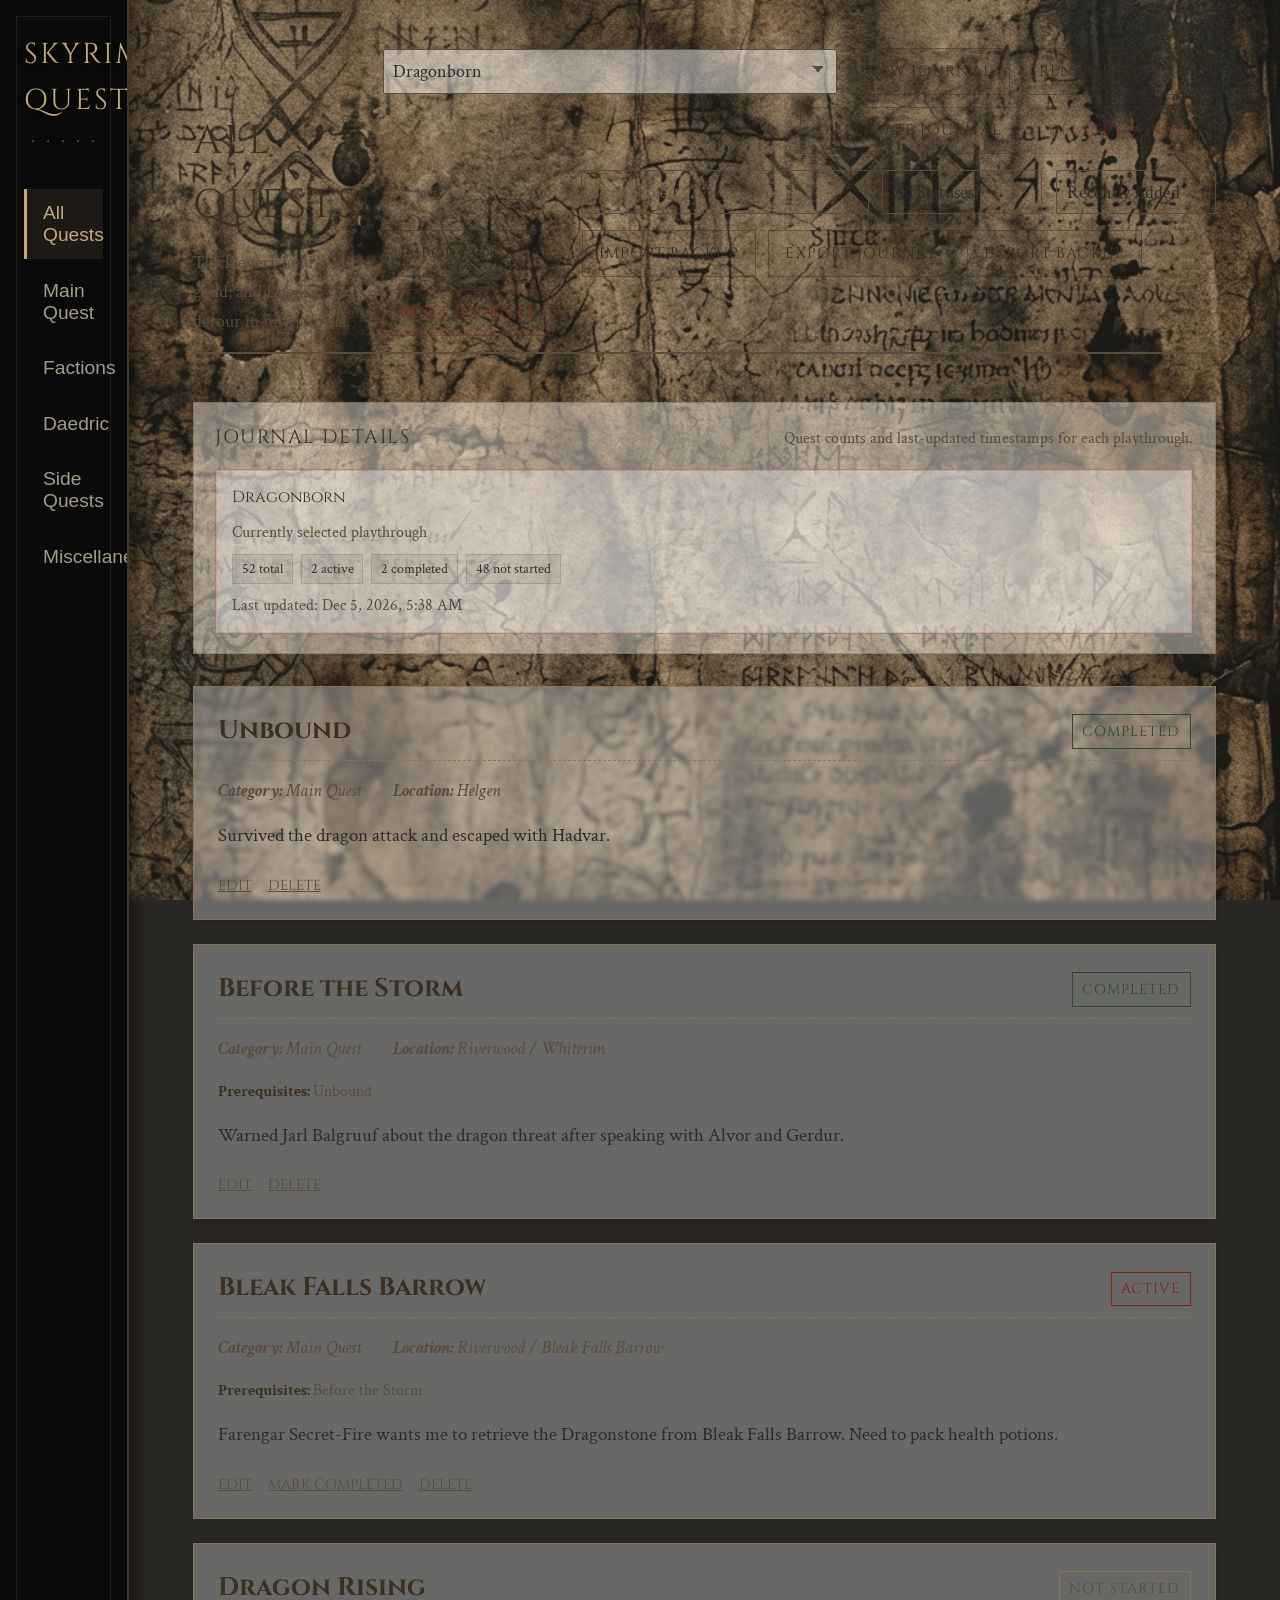
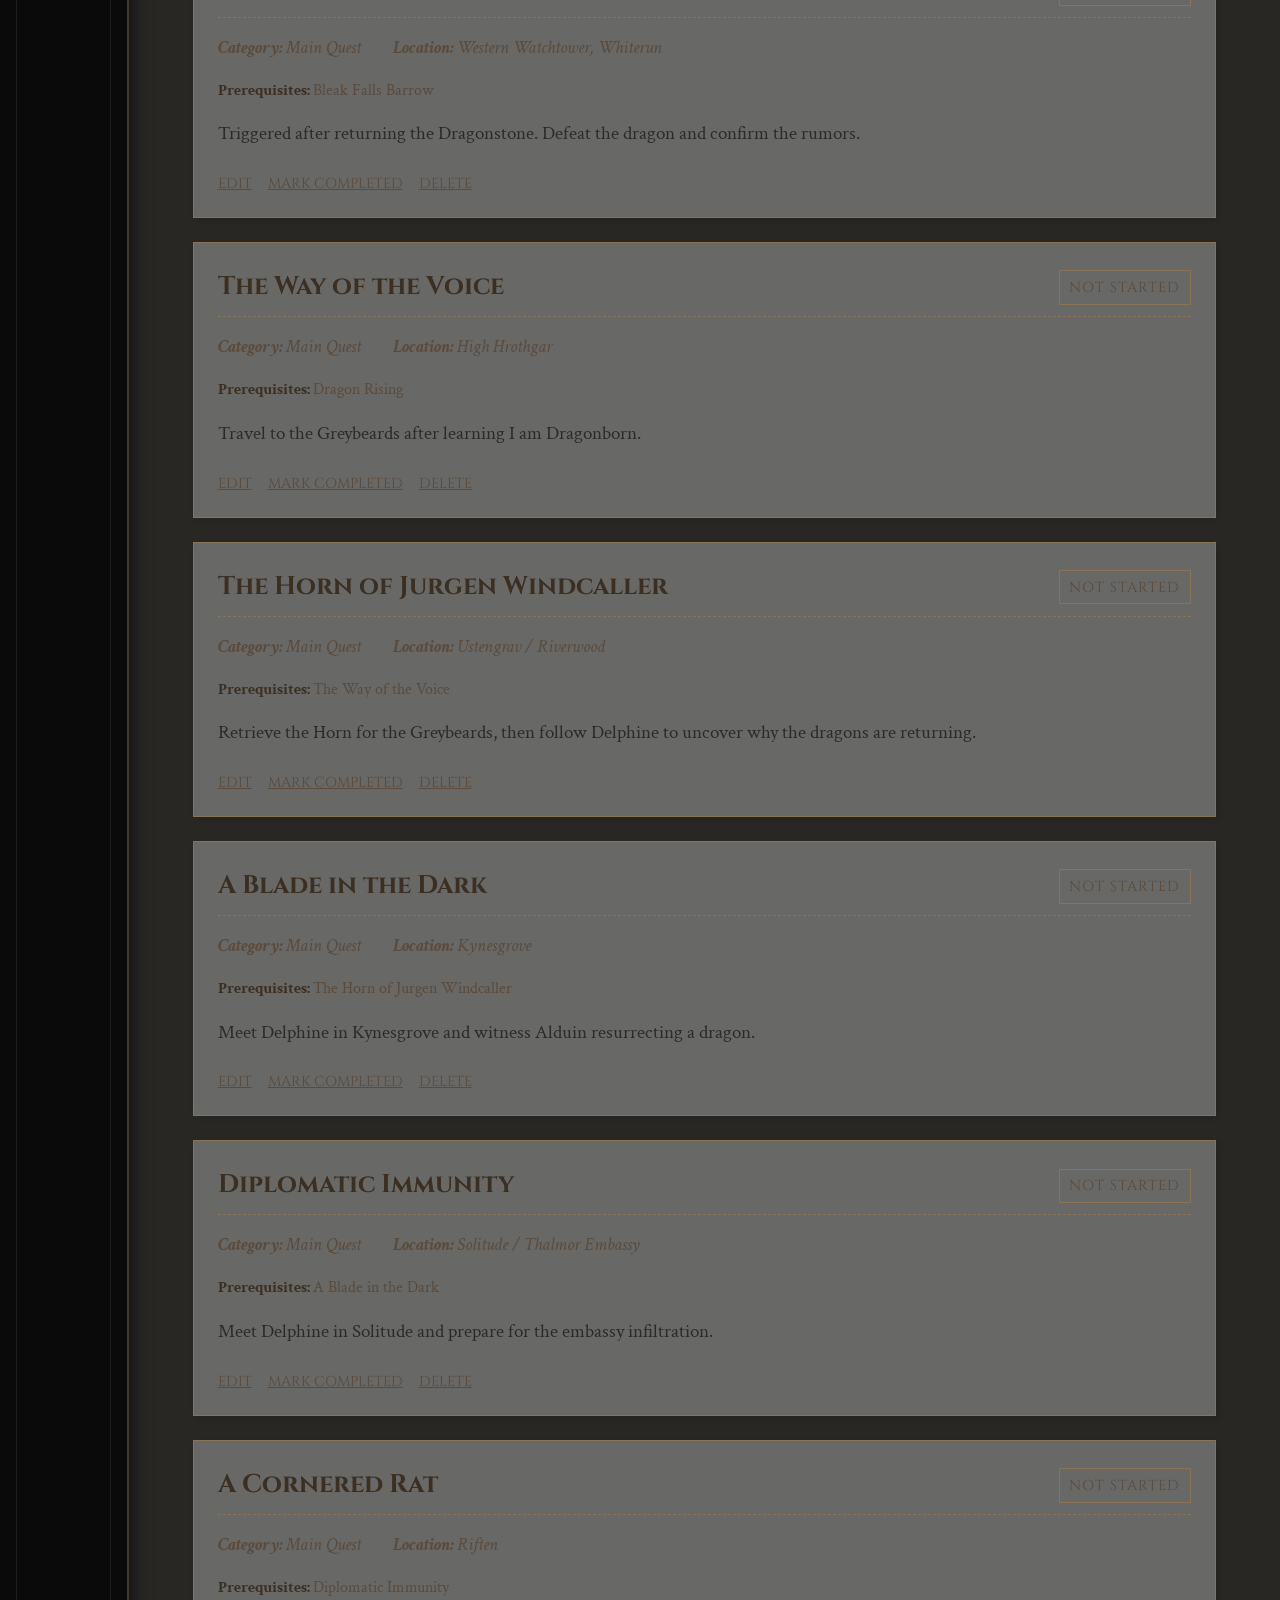
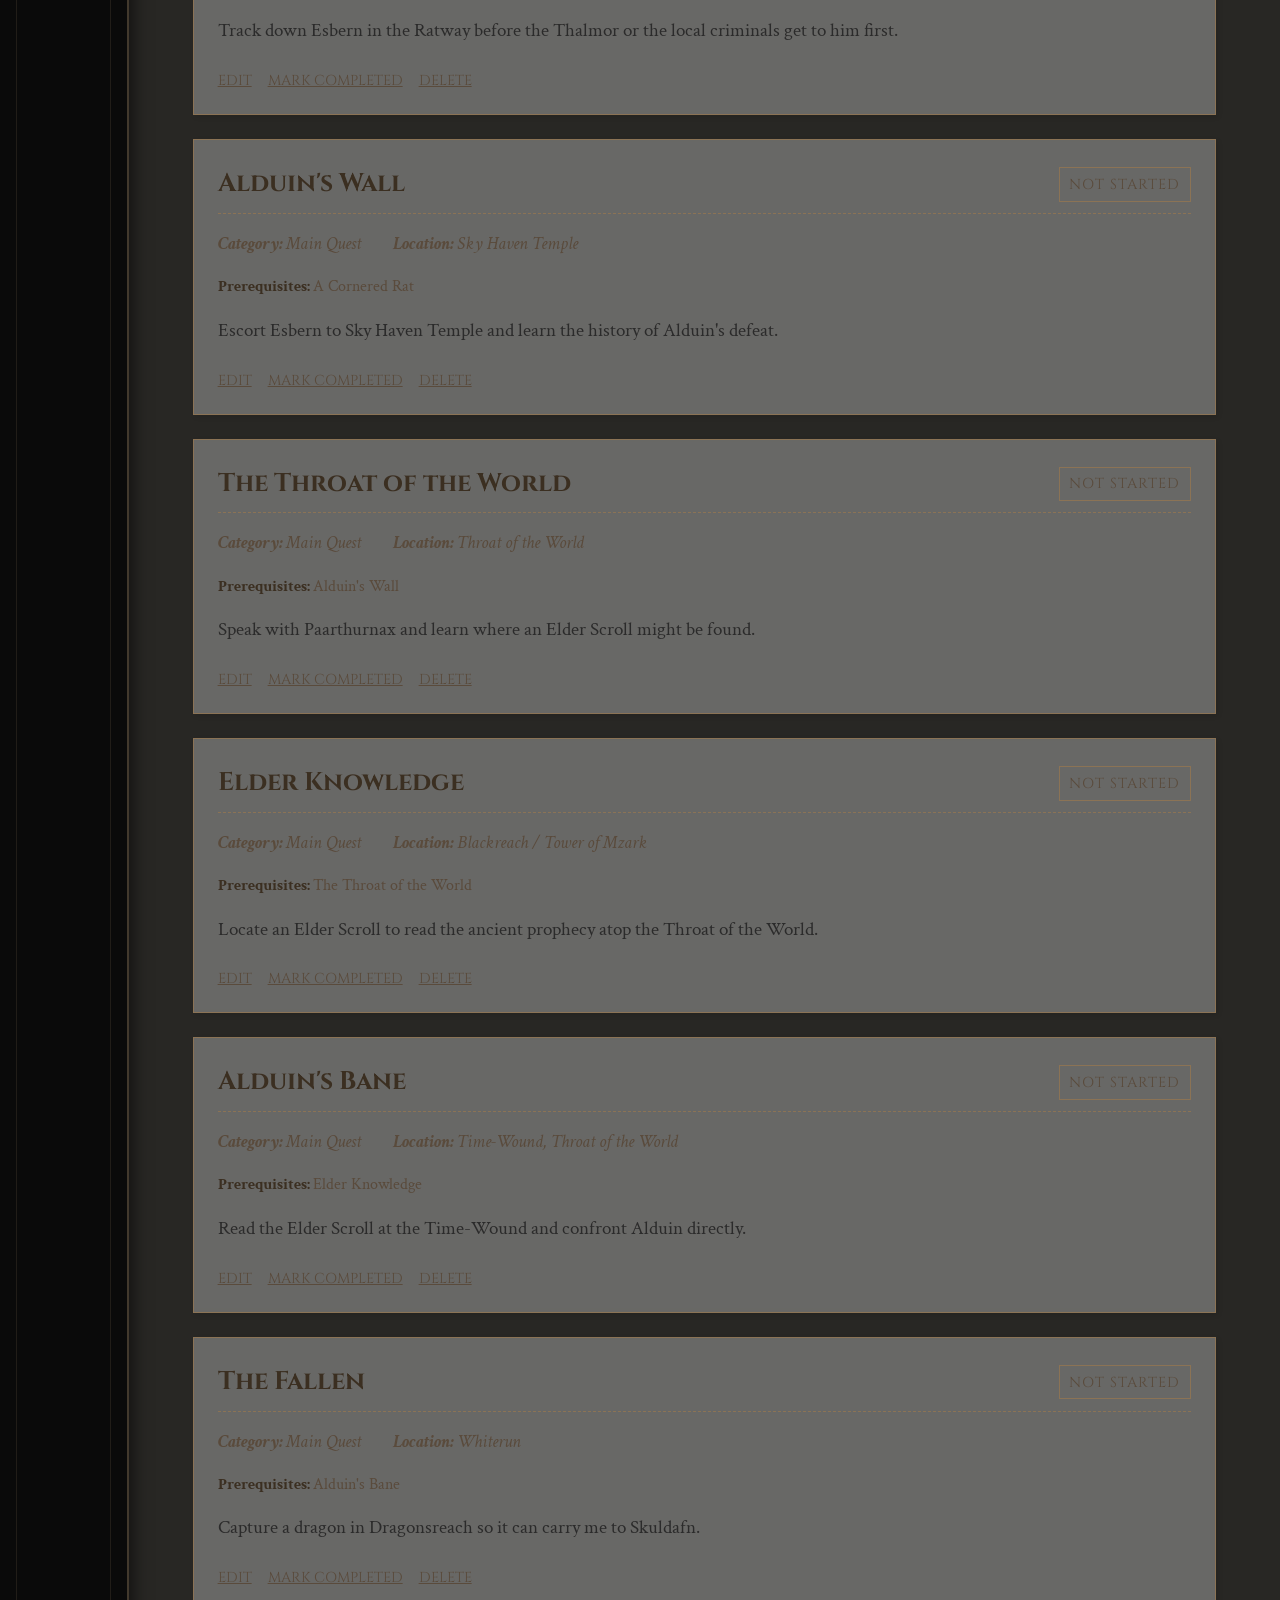
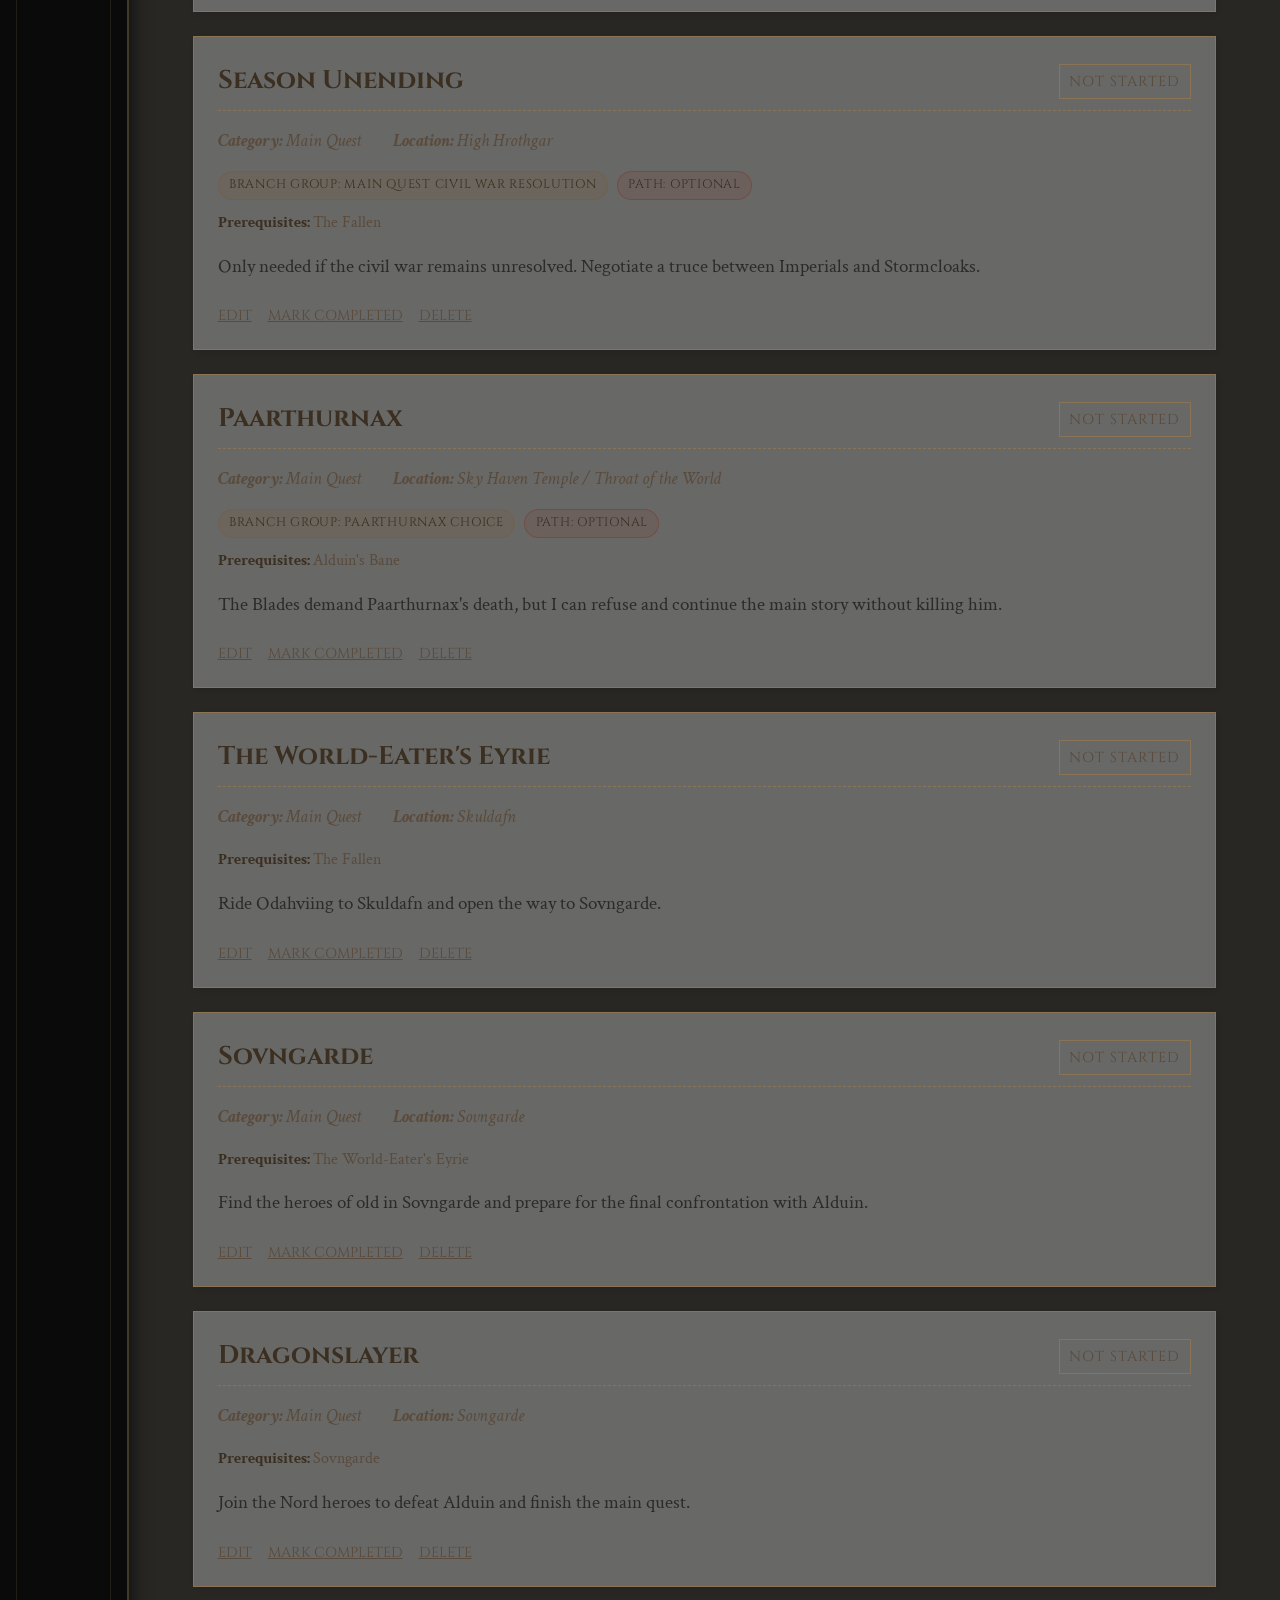
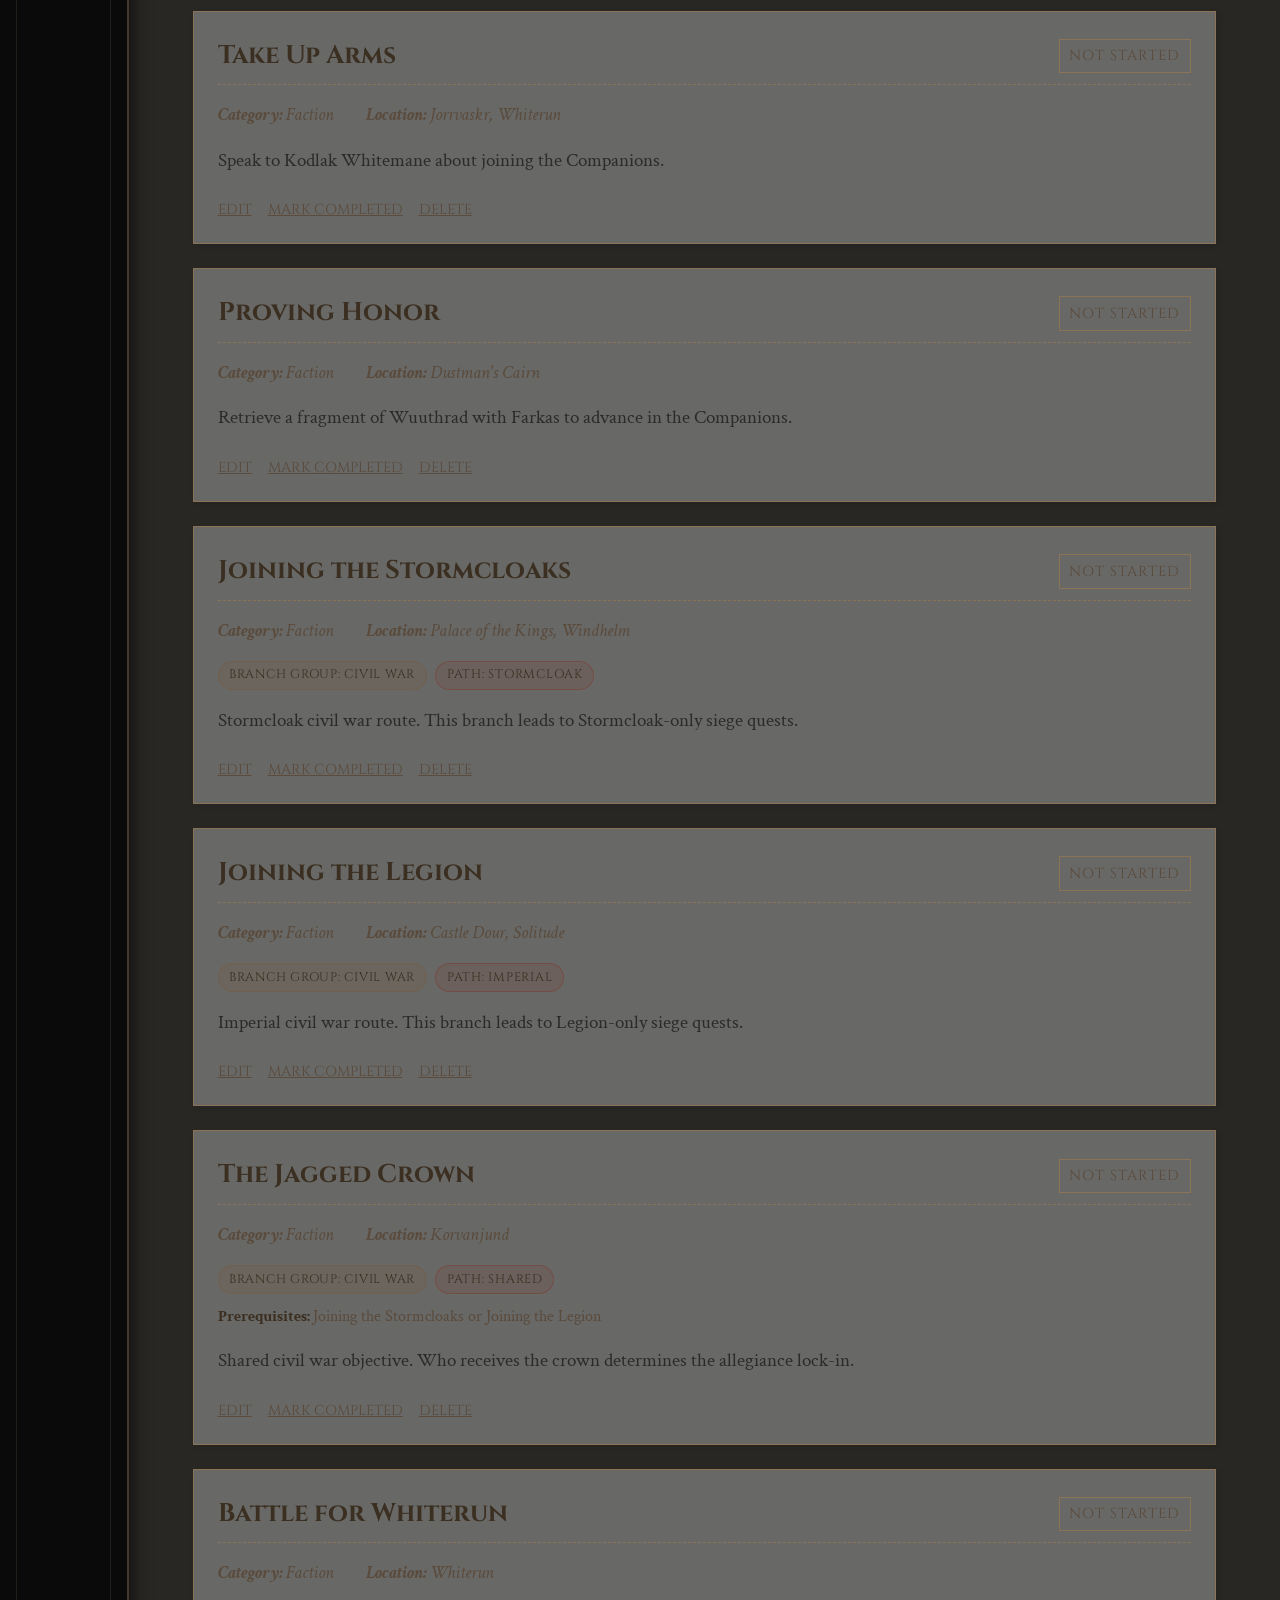
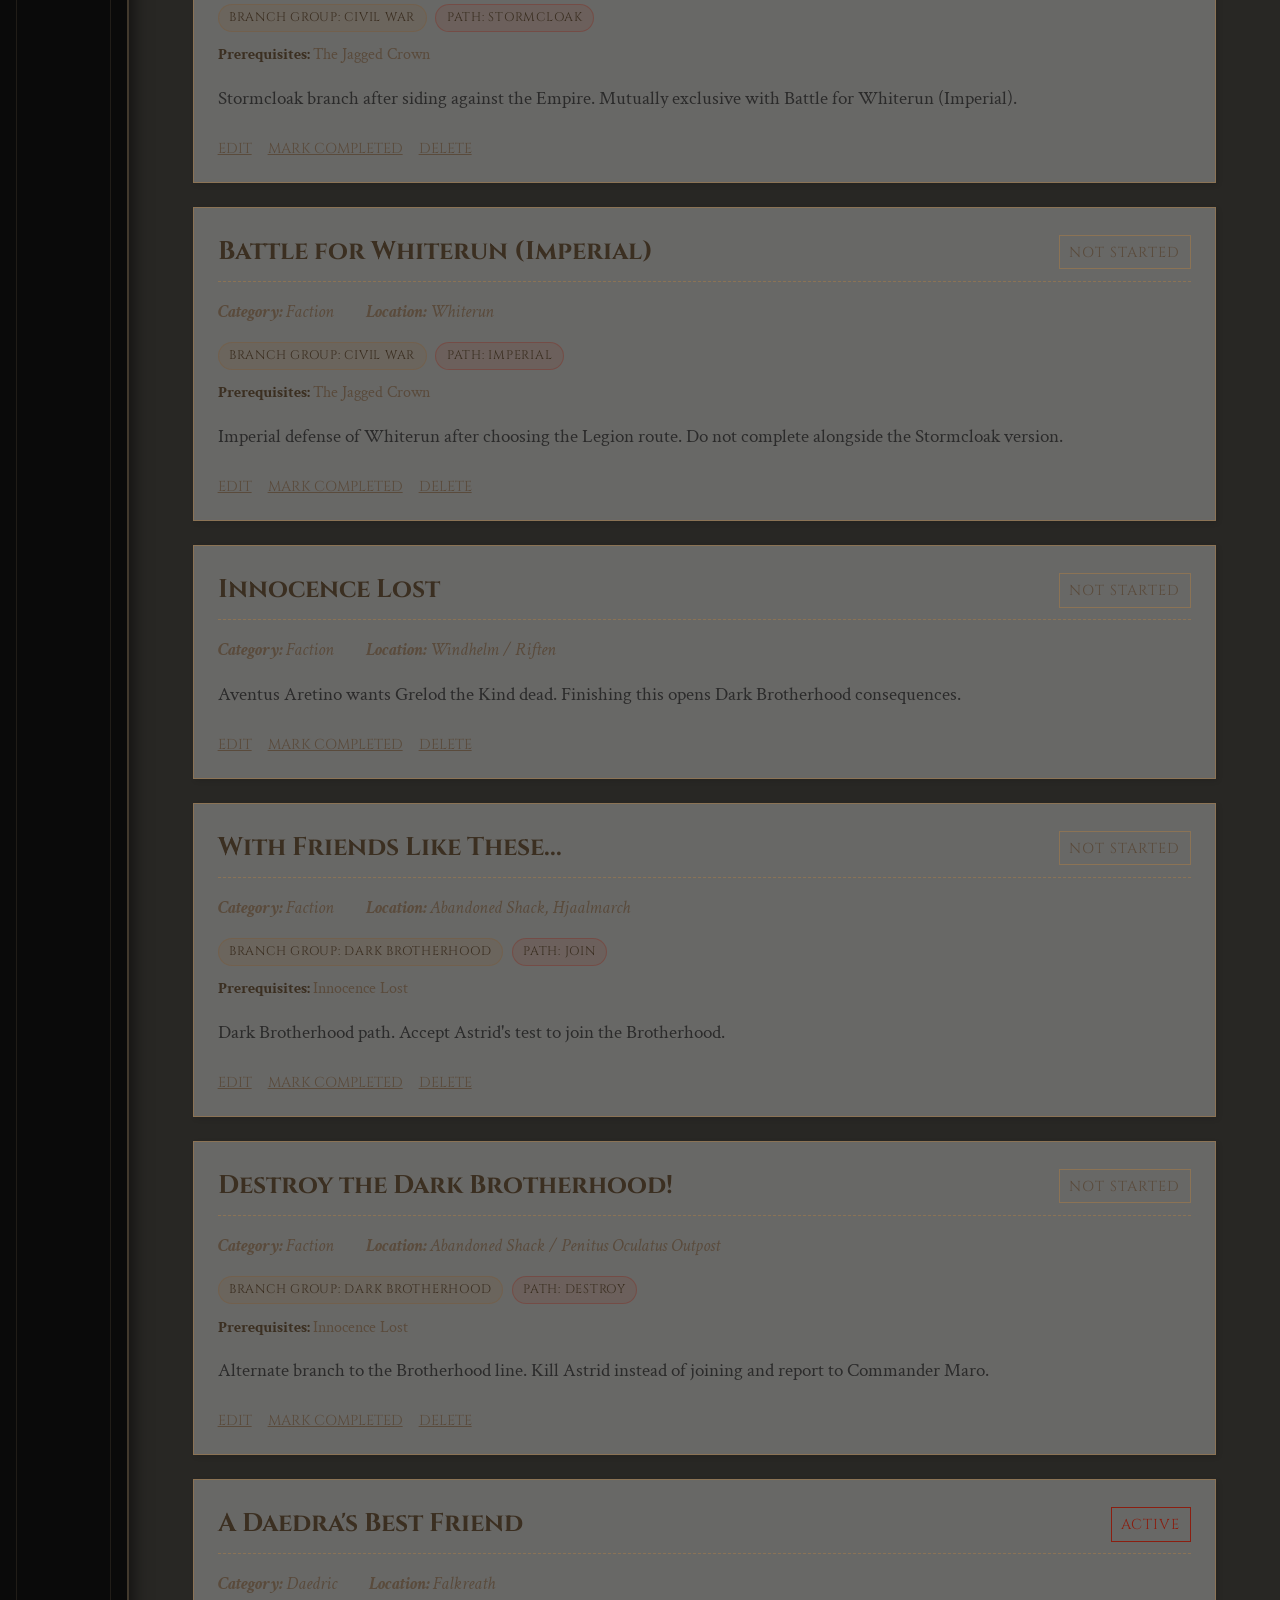
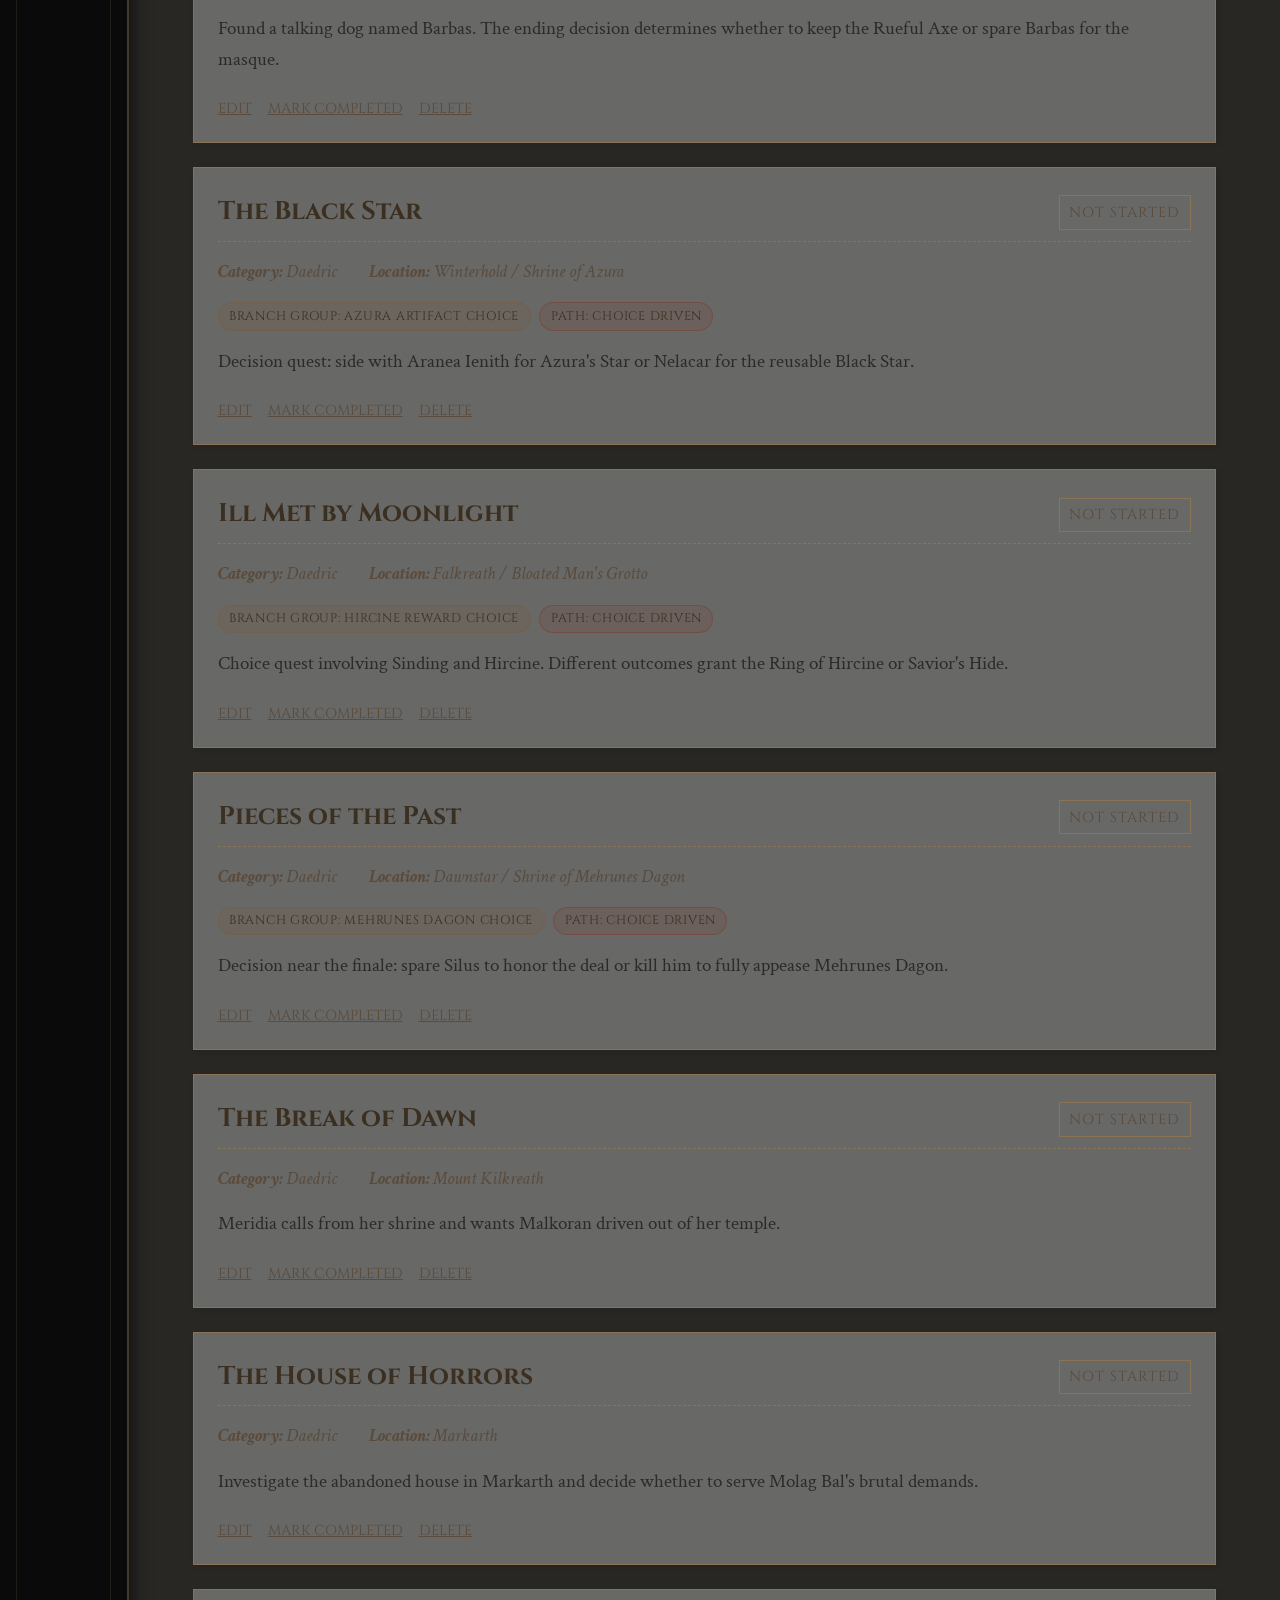
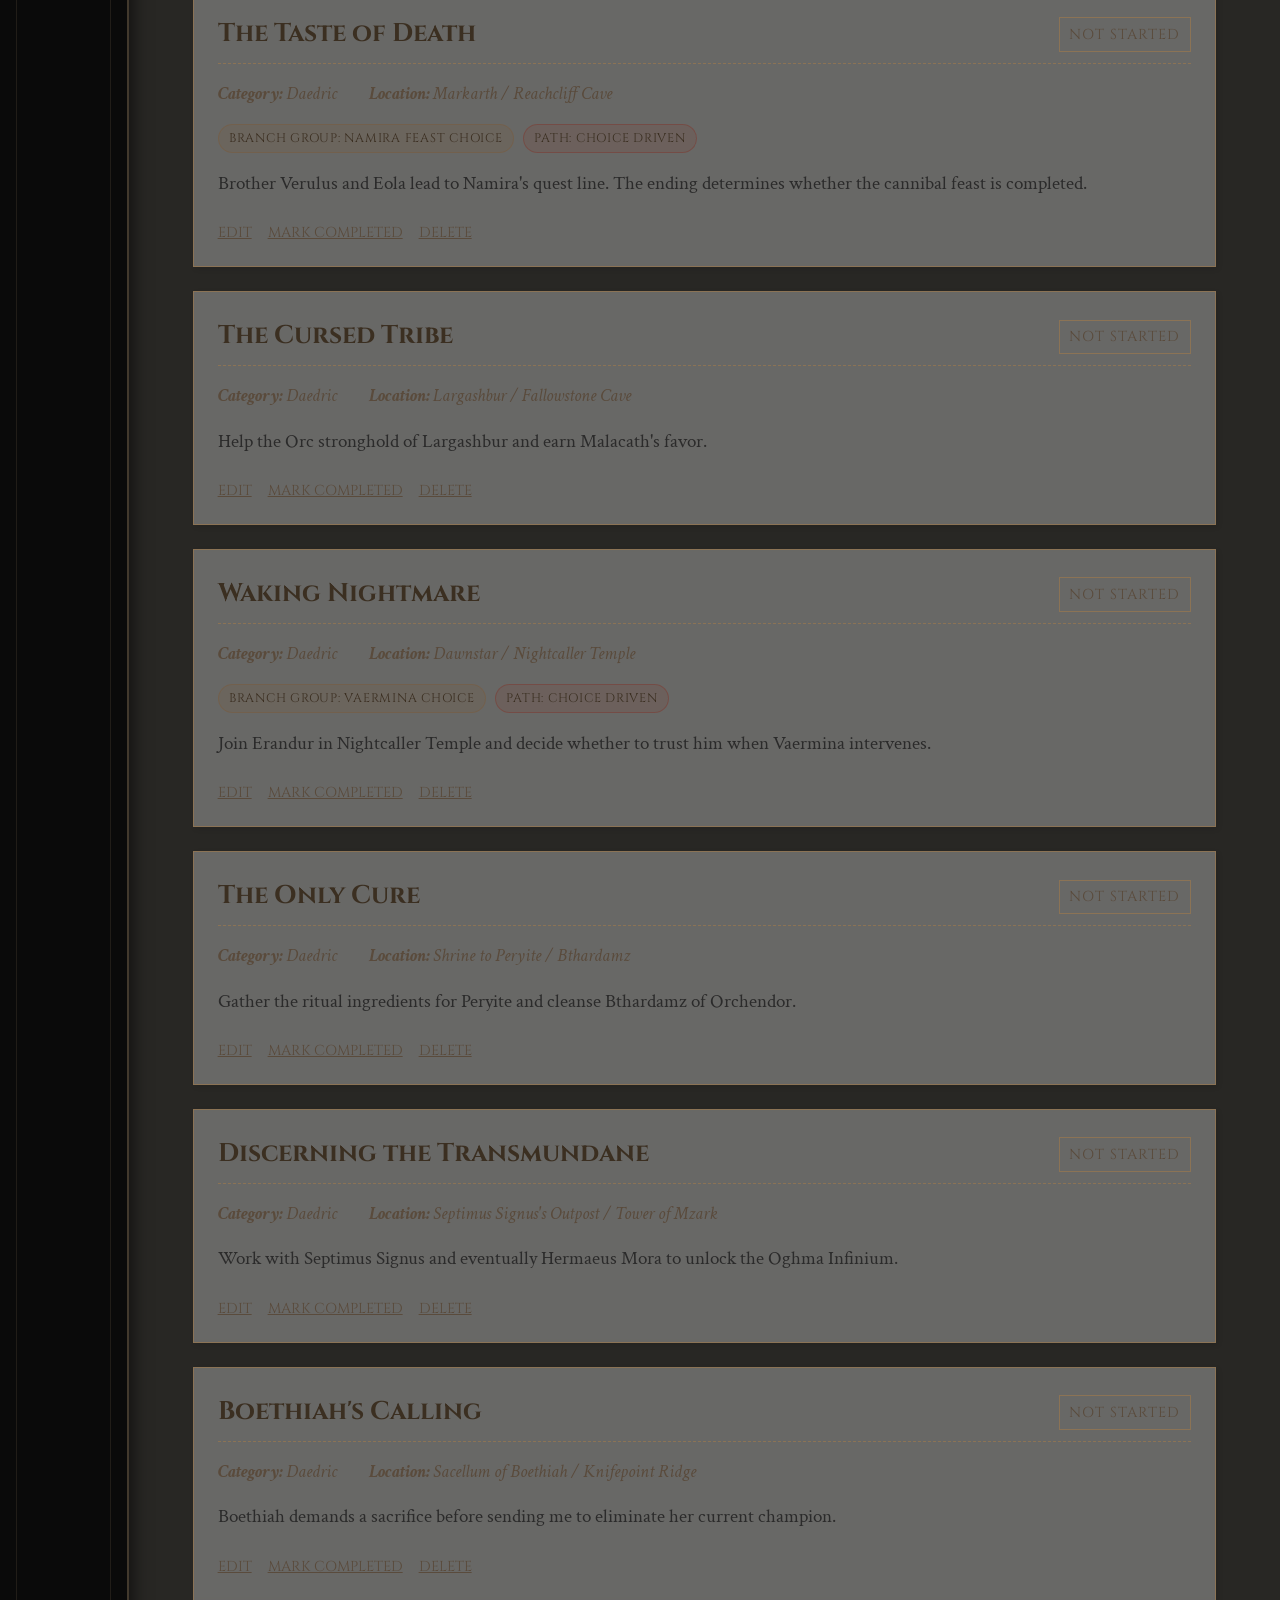
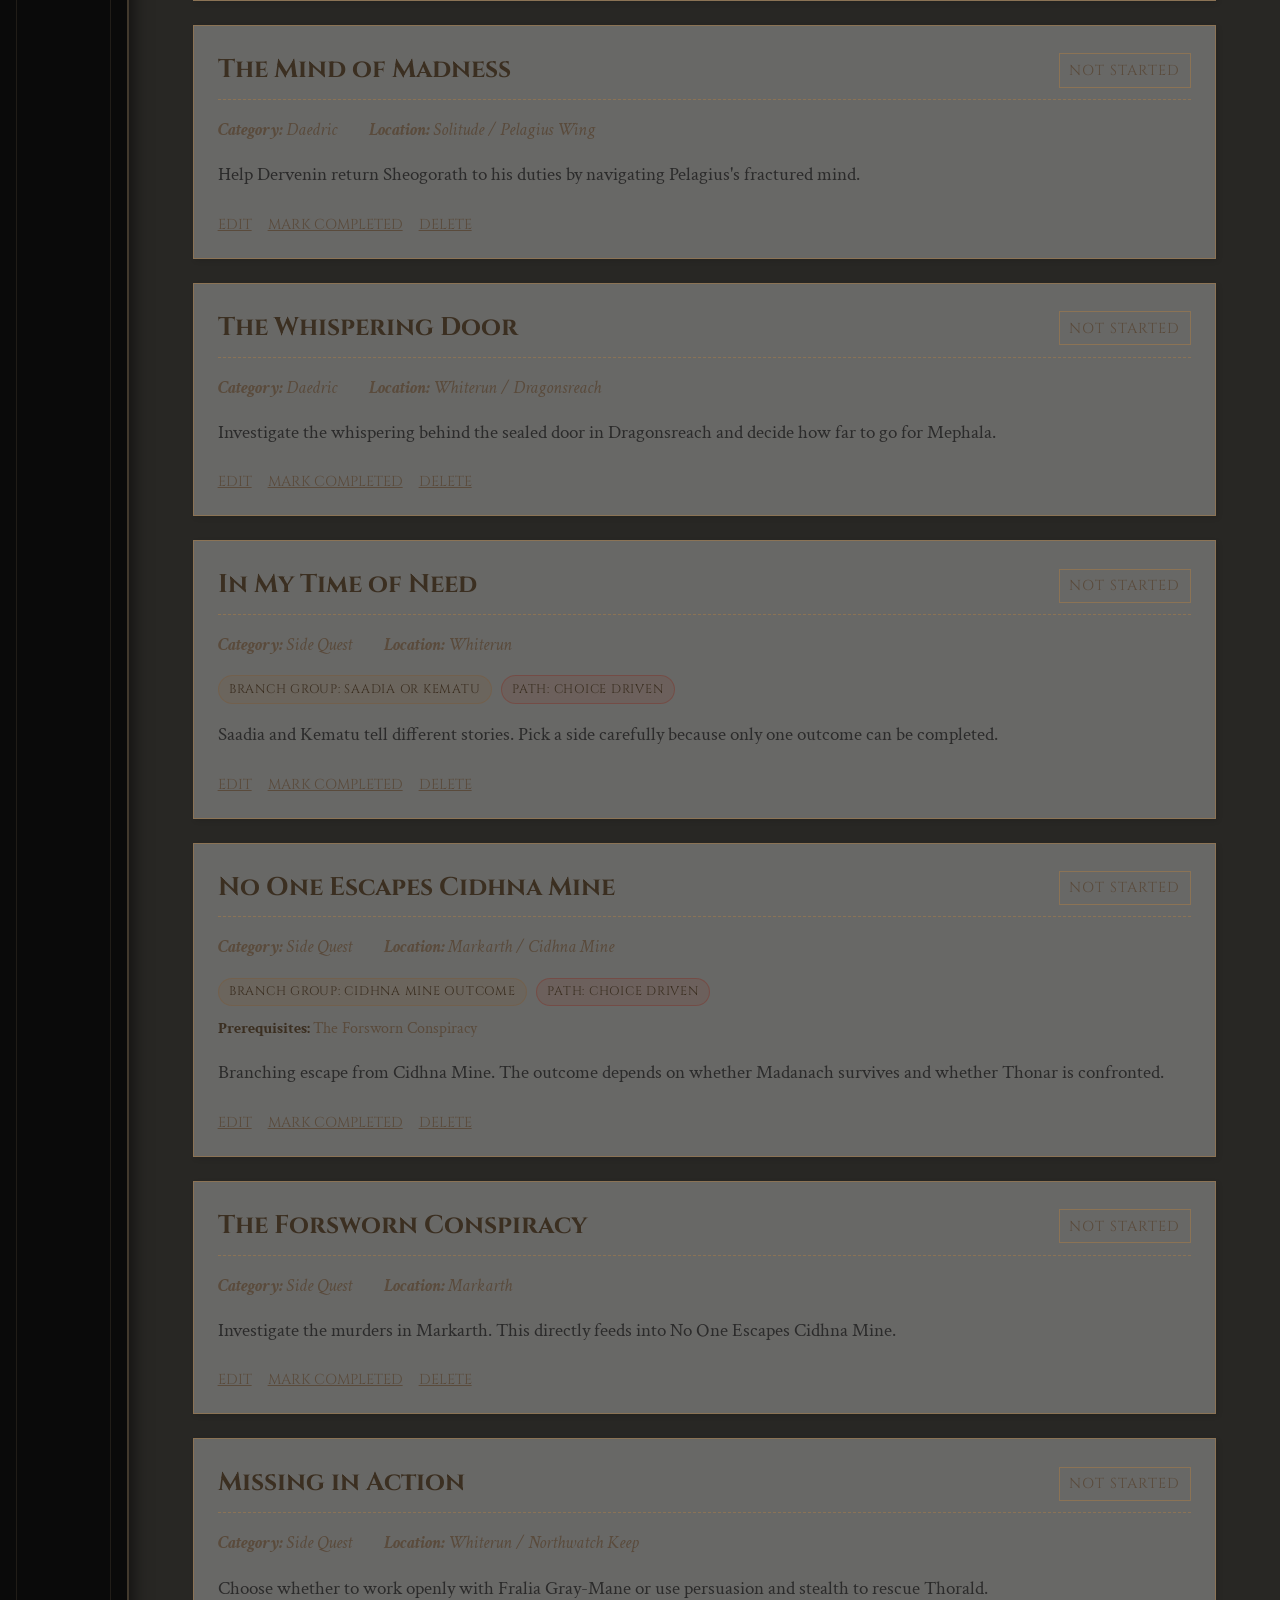
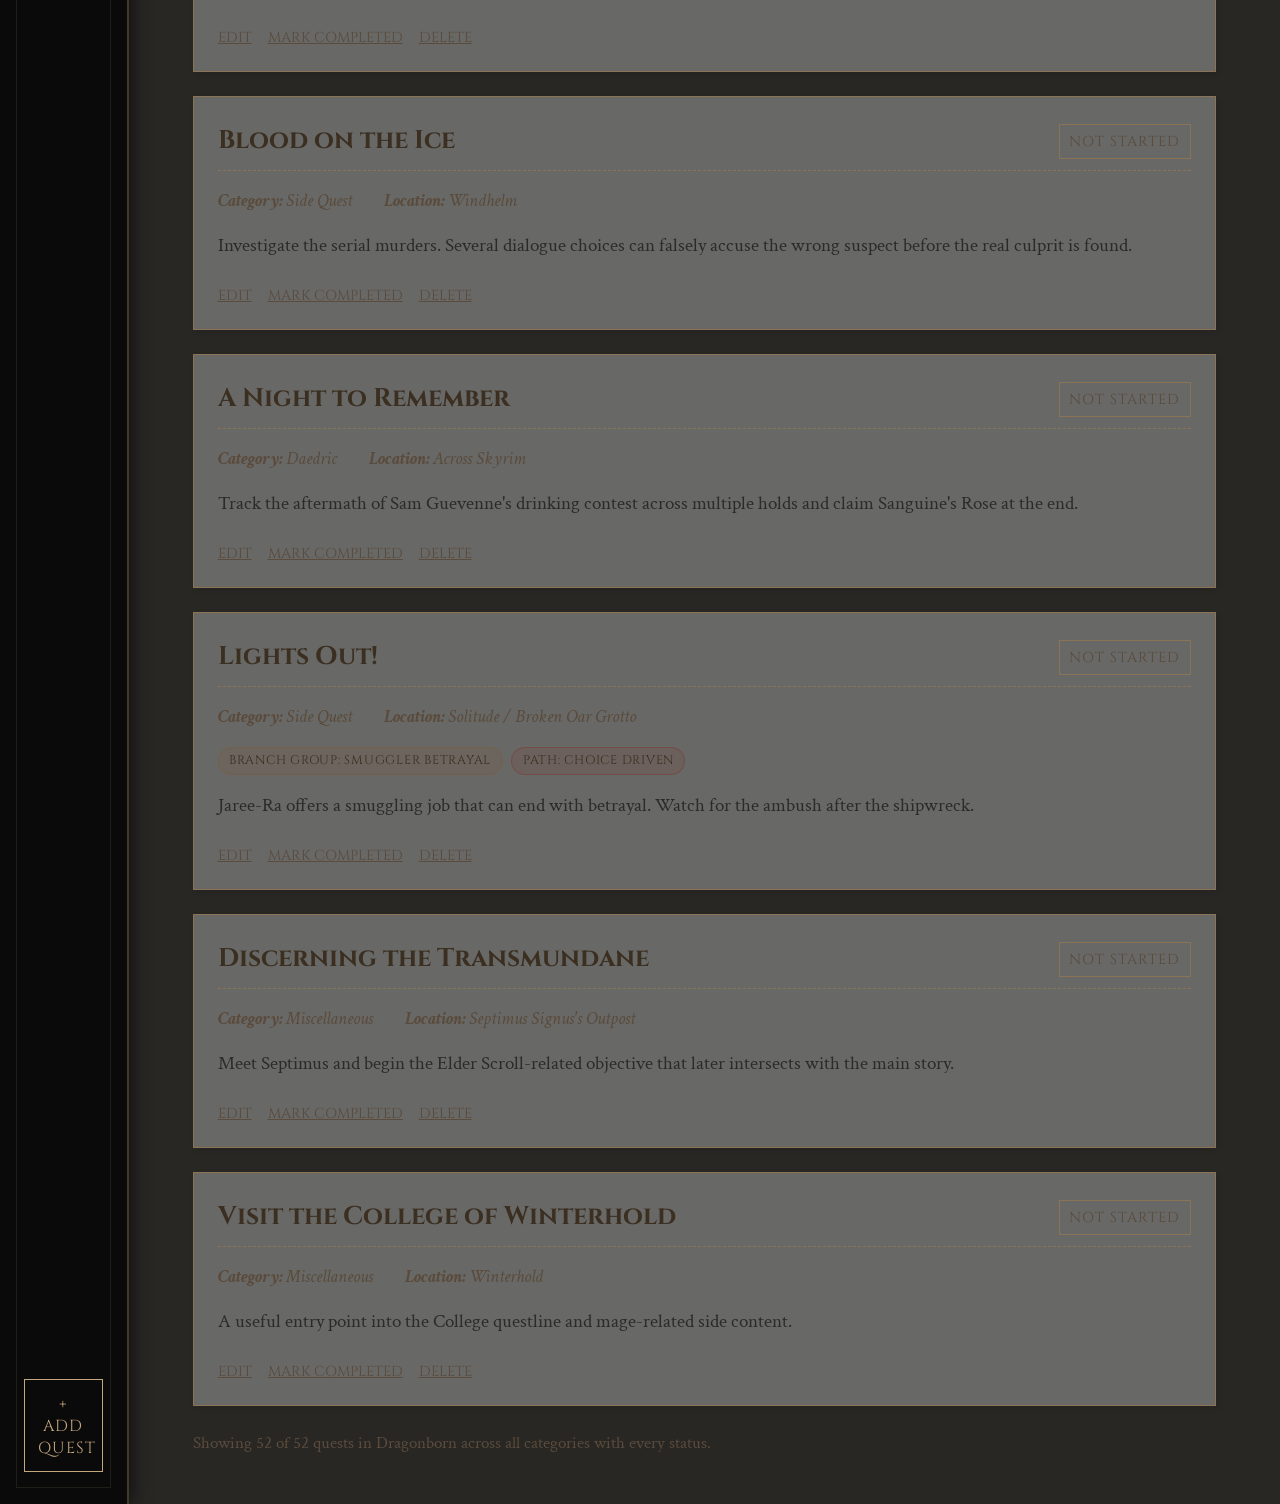
<file: index.html>
<!DOCTYPE html>
<html lang="en">
<head>
    <meta charset="UTF-8">
    <meta name="viewport" content="width=device-width, initial-scale=1.0">
    <title>Skyrim Quest Tracker</title>
    <meta name="description" content="A comprehensive tool to track your progress in The Elder Scrolls V: Skyrim.">
    <link rel="preconnect" href="https://fonts.googleapis.com">
    <link rel="preconnect" href="https://fonts.gstatic.com" crossorigin>
    <link href="https://fonts.googleapis.com/css2?family=Cinzel:wght@400;700&family=Crimson+Text:ital,wght@0,400;0,600;0,700;1,400&display=swap" rel="stylesheet">
    <link rel="stylesheet" href="styles.css">
</head>
<body>
    <div class="app-container">
        <!-- Sidebar Navigation -->
        <nav class="sidebar" id="sidebar">
            <div class="sidebar-header">
                <h1>Skyrim Quests</h1>
                <div class="ornament"></div>
            </div>
            
            <ul class="nav-links" id="category-nav">
                <li><button type="button" class="nav-item active" data-category="All" aria-pressed="true">All Quests</button></li>
                <li><button type="button" class="nav-item" data-category="Main Quest" aria-pressed="false">Main Quest</button></li>
                <li><button type="button" class="nav-item" data-category="Faction" aria-pressed="false">Factions</button></li>
                <li><button type="button" class="nav-item" data-category="Daedric" aria-pressed="false">Daedric</button></li>
                <li><button type="button" class="nav-item" data-category="Side Quest" aria-pressed="false">Side Quests</button></li>
                <li><button type="button" class="nav-item" data-category="Miscellaneous" aria-pressed="false">Miscellaneous</button></li>
            </ul>

            <button id="btn-add-quest" class="primary-btn">+ Add Quest</button>
        </nav>

        <!-- Main Content Area -->
        <main class="main-content">
            <header class="main-header">
                <div class="header-copy">
                    <h2 id="current-category-title">All Quests</h2>
                    <p class="header-subtitle">Track every hold, guild, and Daedric detour in one journal.</p>
                </div>
                <div class="header-controls">
                    <div class="journal-controls">
                        <label class="sr-only" for="journal-select">Select journal</label>
                        <select id="journal-select" aria-label="Select character journal"></select>
                        <button type="button" id="btn-new-journal" class="secondary-btn">New Journal</button>
                        <button type="button" id="btn-rename-journal" class="secondary-btn">Rename Journal</button>
                        <button type="button" id="btn-duplicate-journal" class="secondary-btn">Duplicate Journal</button>
                        <button type="button" id="btn-delete-journal" class="secondary-btn danger-btn">Delete Journal</button>
                    </div>
                    <div class="filter-grid">
                        <label class="sr-only" for="search-input">Search quests</label>
                        <input type="text" id="search-input" placeholder="Search quests..." aria-label="Search quests by title or notes" autocomplete="off">
                        <label class="sr-only" for="status-filter">Filter by status</label>
                        <select id="status-filter" aria-label="Filter quests by status">
                            <option value="All">All Statuses</option>
                            <option value="Active">Active</option>
                            <option value="Completed">Completed</option>
                            <option value="Not Started">Not Started</option>
                        </select>
                        <label class="sr-only" for="sort-filter">Sort quests</label>
                        <select id="sort-filter" aria-label="Sort quests">
                            <option value="recent">Recently Added</option>
                            <option value="title-asc">Title A to Z</option>
                            <option value="title-desc">Title Z to A</option>
                            <option value="status">Status</option>
                            <option value="category">Category</option>
                        </select>
                    </div>
                    <div class="utility-actions">
                        <button type="button" id="btn-import-quests" class="secondary-btn">Import Journal</button>
                        <button type="button" id="btn-import-backup" class="secondary-btn">Import Backup</button>
                        <button type="button" id="btn-export-quests" class="secondary-btn">Export Journal</button>
                        <button type="button" id="btn-export-backup" class="secondary-btn">Export Backup</button>
                        <button type="button" id="btn-reset-quests" class="secondary-btn danger-btn">Reset Journal</button>
                    </div>
                </div>
            </header>

            <section class="journal-details-panel" aria-labelledby="journal-details-title">
                <div class="journal-details-header">
                    <h3 id="journal-details-title">Journal Details</h3>
                    <p>Quest counts and last-updated timestamps for each playthrough.</p>
                </div>
                <ul id="journal-details-list" class="journal-details-list"></ul>
            </section>

            <div class="quest-list-container">
                <ul id="quest-list" class="quest-list">
                    <!-- Quest items will be injected here by JS -->
                </ul>
                <div id="empty-state" class="empty-state hidden">
                    <p>No quests found.</p>
                </div>
            </div>
            <p id="quest-summary" class="quest-summary" aria-live="polite"></p>
        </main>
    </div>

    <input type="file" id="import-quests-input" accept=".json,application/json" hidden>
    <input type="file" id="import-backup-input" accept=".json,application/json" hidden>

    <!-- Add/Edit Quest Modal -->
    <div id="quest-modal" class="modal hidden" role="dialog" aria-modal="true" aria-labelledby="modal-title" aria-describedby="quest-form-help">
        <div class="modal-content" tabindex="-1">
            <button type="button" class="close-modal" id="close-modal" aria-label="Close quest editor">&times;</button>
            <h2 id="modal-title">Add New Quest</h2>
            <p id="quest-form-help" class="form-help">Required fields are marked by the browser and quest names cannot be blank.</p>
            
            <form id="quest-form">
                <div class="form-group">
                    <label for="quest-title">Quest Name</label>
                    <input type="text" id="quest-title" required maxlength="120" aria-describedby="quest-title-error">
                    <p id="quest-title-error" class="field-error hidden" aria-live="polite"></p>
                </div>
                
                <div class="form-row">
                    <div class="form-group">
                        <label for="quest-category">Category</label>
                        <select id="quest-category" required>
                            <option value="Main Quest">Main Quest</option>
                            <option value="Faction">Faction</option>
                            <option value="Daedric">Daedric</option>
                            <option value="Side Quest">Side Quest</option>
                            <option value="Miscellaneous">Miscellaneous</option>
                        </select>
                    </div>
                    
                    <div class="form-group">
                        <label for="quest-status">Status</label>
                        <select id="quest-status" required>
                            <option value="Not Started">Not Started</option>
                            <option value="Active">Active</option>
                            <option value="Completed">Completed</option>
                        </select>
                    </div>
                </div>

                <div class="form-group">
                    <label for="quest-location">Location</label>
                    <input type="text" id="quest-location" maxlength="120">
                </div>
                
                <div class="form-group">
                    <label for="quest-notes">Journal Notes</label>
                    <textarea id="quest-notes" rows="4" maxlength="1500"></textarea>
                </div>

                <button type="submit" class="primary-btn submit-btn">Save Quest</button>
            </form>
        </div>
    </div>

    <script src="quest-data.js"></script>
    <script src="app.js"></script>
</body>
</html>
</file>
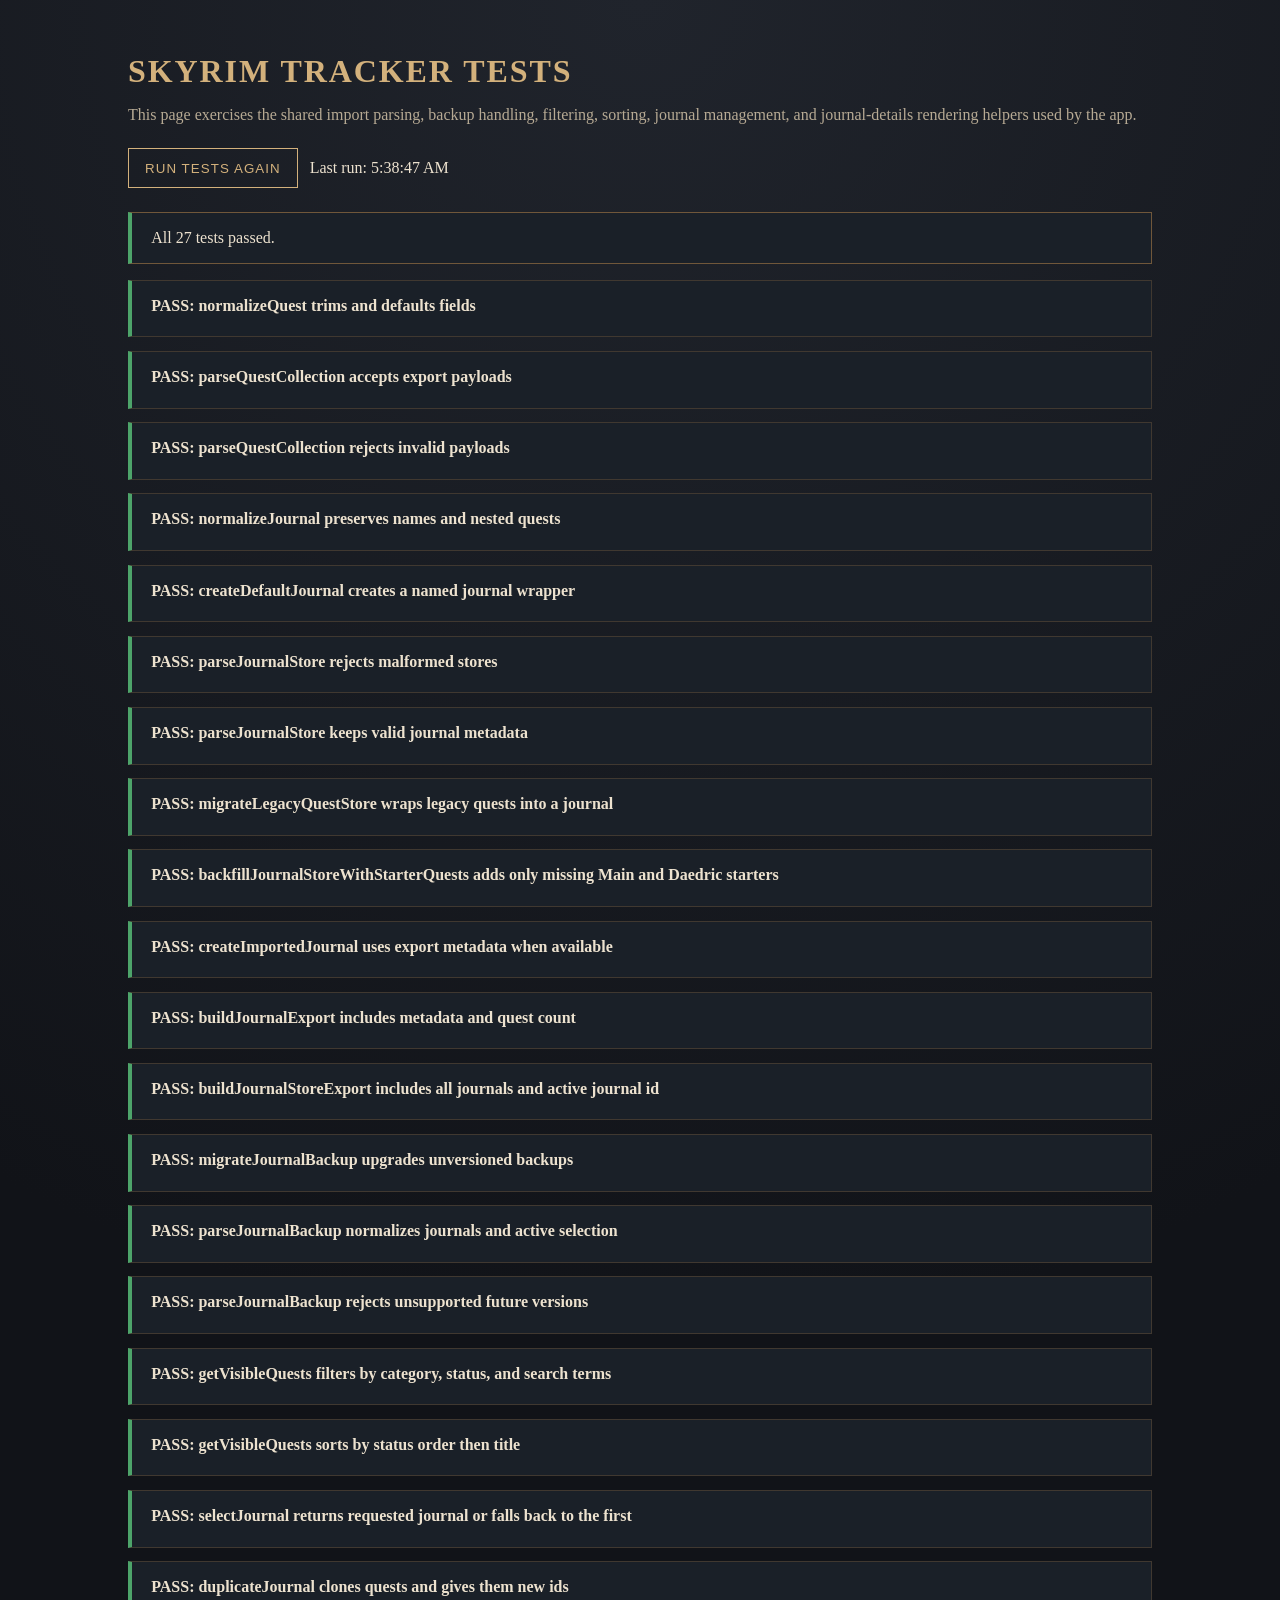
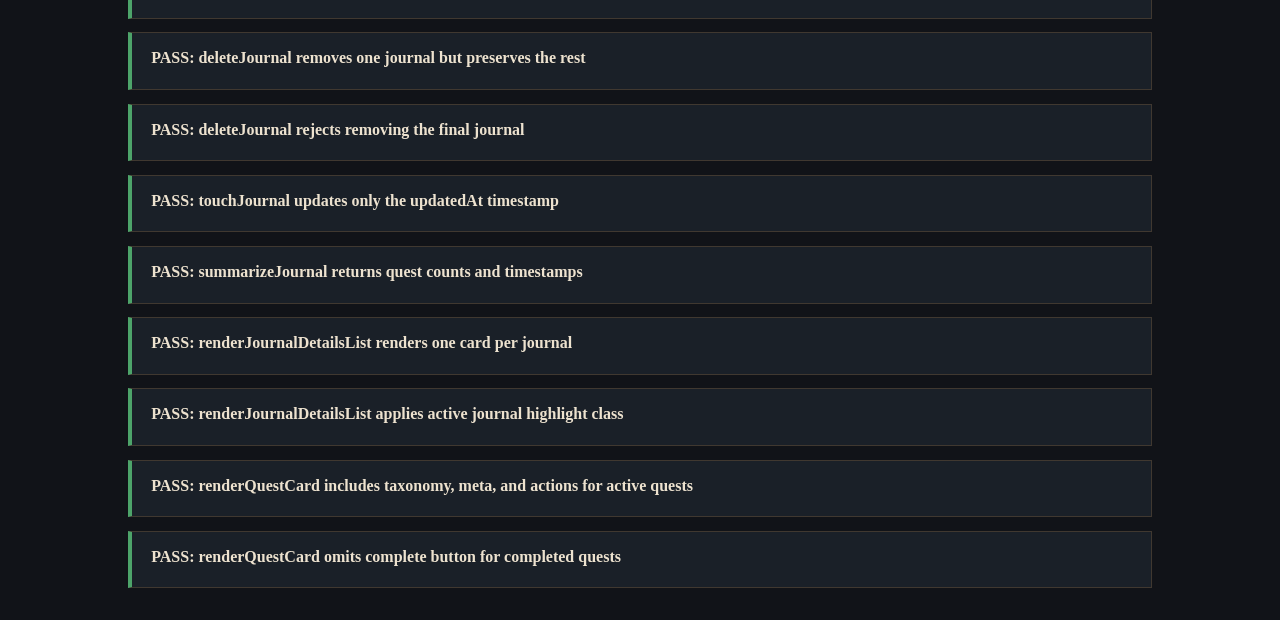
<file: tests.html>
<!DOCTYPE html>
<html lang="en">
<head>
    <meta charset="UTF-8">
    <meta name="viewport" content="width=device-width, initial-scale=1.0">
    <title>Skyrim Tracker Tests</title>
    <style>
        :root {
            color-scheme: dark;
            --bg: #111318;
            --panel: #1a2028;
            --border: #70573a;
            --text: #ede2cf;
            --muted: #b7aa94;
            --pass: #4da46a;
            --fail: #c05a4f;
            --accent: #d3b17c;
        }

        * {
            box-sizing: border-box;
        }

        body {
            margin: 0;
            min-height: 100vh;
            padding: 2rem;
            font-family: Georgia, serif;
            background: radial-gradient(circle at top, #20242c, var(--bg) 58%);
            color: var(--text);
        }

        main {
            max-width: 64rem;
            margin: 0 auto;
        }

        h1 {
            margin-bottom: 0.5rem;
            color: var(--accent);
            letter-spacing: 0.06em;
            text-transform: uppercase;
        }

        p {
            color: var(--muted);
        }

        .toolbar {
            display: flex;
            gap: 0.75rem;
            align-items: center;
            flex-wrap: wrap;
            margin: 1.5rem 0;
        }

        button {
            border: 1px solid var(--accent);
            background: transparent;
            color: var(--accent);
            padding: 0.7rem 1rem;
            cursor: pointer;
            text-transform: uppercase;
            letter-spacing: 0.08em;
        }

        button:hover {
            background: rgba(211, 177, 124, 0.12);
        }

        .summary {
            padding: 1rem 1.2rem;
            background: var(--panel);
            border: 1px solid var(--border);
            margin-bottom: 1rem;
        }

        .summary.pass {
            border-left: 4px solid var(--pass);
        }

        .summary.fail {
            border-left: 4px solid var(--fail);
        }

        .results {
            display: grid;
            gap: 0.85rem;
        }

        .result {
            background: var(--panel);
            border: 1px solid rgba(112, 87, 58, 0.45);
            padding: 1rem 1.2rem;
        }

        .result.pass {
            border-left: 4px solid var(--pass);
        }

        .result.fail {
            border-left: 4px solid var(--fail);
        }

        .result h2 {
            margin: 0 0 0.35rem;
            font-size: 1rem;
        }

        .result pre {
            margin-top: 0.75rem;
            padding: 0.85rem;
            background: rgba(0, 0, 0, 0.22);
            overflow-x: auto;
            color: #f3ebe0;
        }
    </style>
</head>
<body>
    <main>
        <h1>Skyrim Tracker Tests</h1>
        <p>This page exercises the shared import parsing, backup handling, filtering, sorting, journal management, and journal-details rendering helpers used by the app.</p>
        <div class="toolbar">
            <button type="button" id="rerun-tests">Run Tests Again</button>
            <span id="timestamp"></span>
        </div>
        <section id="summary" class="summary"></section>
        <section id="results" class="results"></section>
    </main>

    <script src="quest-data.js"></script>
    <script>
        const summaryEl = document.getElementById('summary');
        const resultsEl = document.getElementById('results');
        const timestampEl = document.getElementById('timestamp');
        const rerunButton = document.getElementById('rerun-tests');

        function assert(condition, message) {
            if (!condition) {
                throw new Error(message);
            }
        }

        function formatError(error) {
            return error && error.stack ? error.stack : String(error);
        }

        function runTests() {
            const helper = window.SkyrimQuestData;
            const tests = [
                {
                    name: 'normalizeQuest trims and defaults fields',
                    run() {
                        const quest = helper.normalizeQuest({
                            title: '  Test Quest  ',
                            category: 'Invalid',
                            status: 'Broken',
                            location: '  Whiterun  ',
                            notes: '  Journal entry  ',
                            prerequisites: ['  Before the Storm  ', '', null],
                            branchGroup: '  Civil War  ',
                            branch: '  Imperial  '
                        });

                        assert(quest.title === 'Test Quest', 'Expected title to be trimmed.');
                        assert(quest.category === 'Miscellaneous', 'Expected invalid category to default to Miscellaneous.');
                        assert(quest.status === 'Not Started', 'Expected invalid status to default to Not Started.');
                        assert(quest.location === 'Whiterun', 'Expected location to be trimmed.');
                        assert(quest.notes === 'Journal entry', 'Expected notes to be trimmed.');
                        assert(quest.prerequisites.length === 1 && quest.prerequisites[0] === 'Before the Storm', 'Expected prerequisites to be normalized.');
                        assert(quest.branchGroup === 'Civil War', 'Expected branchGroup to be trimmed.');
                        assert(quest.branch === 'Imperial', 'Expected branch to be trimmed.');
                    }
                },
                {
                    name: 'parseQuestCollection accepts export payloads',
                    run() {
                        const quests = helper.parseQuestCollection({
                            journalName: 'Nord Hero',
                            quests: [
                                { title: 'Unbound', category: 'Main Quest', status: 'Completed' },
                                { title: 'Dragon Rising', category: 'Main Quest', status: 'Active' }
                            ]
                        });

                        assert(Array.isArray(quests), 'Expected an array of quests.');
                        assert(quests.length === 2, 'Expected two parsed quests.');
                        assert(quests[1].status === 'Active', 'Expected explicit status to survive parsing.');
                    }
                },
                {
                    name: 'parseQuestCollection rejects invalid payloads',
                    run() {
                        let threw = false;

                        try {
                            helper.parseQuestCollection({ invalid: true });
                        } catch (error) {
                            threw = /quests array/i.test(String(error.message));
                        }

                        assert(threw, 'Expected invalid payloads to throw a quests-array error.');
                    }
                },
                {
                    name: 'normalizeJournal preserves names and nested quests',
                    run() {
                        const journal = helper.normalizeJournal({
                            name: '  Mage Run  ',
                            quests: [
                                { title: 'Visit the College of Winterhold', category: 'Miscellaneous', status: 'Active' }
                            ]
                        }, 'Fallback');

                        assert(journal.name === 'Mage Run', 'Expected journal name to be trimmed.');
                        assert(journal.quests.length === 1, 'Expected normalized nested quests.');
                        assert(journal.quests[0].title === 'Visit the College of Winterhold', 'Expected quest title to persist.');
                        assert(typeof journal.updatedAt === 'string', 'Expected journals to carry updatedAt metadata.');
                    }
                },
                {
                    name: 'createDefaultJournal creates a named journal wrapper',
                    run() {
                        const journal = helper.createDefaultJournal([
                            { title: 'A Night to Remember', category: 'Side Quest', status: 'Not Started' }
                        ], 'Bard Run');

                        assert(journal.name === 'Bard Run', 'Expected the provided journal name.');
                        assert(journal.quests.length === 1, 'Expected quests to be wrapped into the journal.');
                        assert(journal.id.startsWith('journal-'), 'Expected journal ids to carry a journal prefix.');
                    }
                },
                {
                    name: 'parseJournalStore rejects malformed stores',
                    run() {
                        let threw = false;

                        try {
                            helper.parseJournalStore({ journals: [] });
                        } catch (error) {
                            threw = /at least one journal/i.test(String(error.message));
                        }

                        assert(threw, 'Expected an empty journal store to throw.');
                    }
                },
                {
                    name: 'parseJournalStore keeps valid journal metadata',
                    run() {
                        const journals = helper.parseJournalStore({
                            journals: [
                                {
                                    id: 'journal-one',
                                    name: 'Warrior',
                                    createdAt: '2026-01-10T08:00:00.000Z',
                                    updatedAt: '2026-01-15T09:30:00.000Z',
                                    quests: [{ title: 'Unbound', category: 'Main Quest', status: 'Completed' }]
                                }
                            ]
                        });

                        assert(journals.length === 1, 'Expected one parsed journal.');
                        assert(journals[0].createdAt === '2026-01-10T08:00:00.000Z', 'Expected createdAt metadata to persist.');
                        assert(journals[0].updatedAt === '2026-01-15T09:30:00.000Z', 'Expected updatedAt metadata to persist.');
                    }
                },
                {
                    name: 'migrateLegacyQuestStore wraps legacy quests into a journal',
                    run() {
                        const migrated = helper.migrateLegacyQuestStore([
                            { title: 'Bleak Falls Barrow', category: 'Main Quest', status: 'Active' }
                        ], 'Nord Save');

                        assert(migrated.name === 'Nord Save', 'Expected legacy migration to use the provided default name.');
                        assert(migrated.quests.length === 1, 'Expected legacy quest array to migrate into a journal.');
                        assert(migrated.quests[0].title === 'Bleak Falls Barrow', 'Expected migrated quest content to be preserved.');
                    }
                },
                {
                    name: 'backfillJournalStoreWithStarterQuests adds only missing Main and Daedric starters',
                    run() {
                        const backfilled = helper.backfillJournalStoreWithStarterQuests([
                            {
                                id: 'journal-one',
                                name: 'Warrior',
                                quests: [
                                    { id: 'existing-main', title: 'Unbound', category: 'Main Quest', status: 'Completed', notes: 'Keep this progress.' },
                                    { id: 'existing-side', title: 'Lights Out!', category: 'Side Quest', status: 'Active' }
                                ]
                            }
                        ], [
                            { id: 'starter-main', title: 'Unbound', category: 'Main Quest', status: 'Not Started', notes: 'Starter copy should not overwrite.' },
                            { id: 'starter-daedric', title: 'The Black Star', category: 'Daedric', status: 'Not Started' },
                            { id: 'starter-side', title: 'Blood on the Ice', category: 'Side Quest', status: 'Not Started' }
                        ]);

                        const journal = backfilled.journals[0];
                        const titles = journal.quests.map(quest => quest.title);
                        const existingMainQuest = journal.quests.find(quest => quest.title === 'Unbound' && quest.category === 'Main Quest');

                        assert(backfilled.addedCount === 1, 'Expected only one missing starter quest to be added.');
                        assert(titles.includes('The Black Star'), 'Expected the missing Daedric starter quest to be appended.');
                        assert(!titles.includes('Blood on the Ice'), 'Expected non-Main and non-Daedric starter quests to be ignored by backfill.');
                        assert(existingMainQuest.id === 'existing-main', 'Expected existing matching quests to keep their original id.');
                        assert(existingMainQuest.status === 'Completed', 'Expected existing matching quests to preserve their current status.');
                        assert(existingMainQuest.notes === 'Keep this progress.', 'Expected existing matching quests to preserve their notes.');
                    }
                },
                {
                    name: 'createImportedJournal uses export metadata when available',
                    run() {
                        const imported = helper.createImportedJournal({
                            journalName: 'Imperial Run',
                            createdAt: '2026-03-01T10:00:00.000Z',
                            updatedAt: '2026-03-02T11:00:00.000Z',
                            quests: [
                                { title: 'Joining the Legion', category: 'Faction', status: 'Active' }
                            ]
                        }, 'Fallback');

                        assert(imported.name === 'Imperial Run', 'Expected import helper to prefer exported journal names.');
                        assert(imported.createdAt === '2026-03-01T10:00:00.000Z', 'Expected import helper to preserve createdAt.');
                        assert(imported.updatedAt === '2026-03-02T11:00:00.000Z', 'Expected import helper to preserve updatedAt.');
                    }
                },
                {
                    name: 'buildJournalExport includes metadata and quest count',
                    run() {
                        const exported = helper.buildJournalExport({
                            id: 'journal-one',
                            name: 'Companion Run',
                            createdAt: '2026-02-01T12:00:00.000Z',
                            updatedAt: '2026-02-05T12:00:00.000Z',
                            quests: [
                                { title: 'Take Up Arms', category: 'Faction', status: 'Completed' },
                                { title: 'Proving Honor', category: 'Faction', status: 'Active' }
                            ]
                        }, '2026-04-23T08:15:00.000Z');

                        assert(exported.journalName === 'Companion Run', 'Expected exported payload to carry the journal name.');
                        assert(exported.questCount === 2, 'Expected exported payload to include questCount.');
                        assert(exported.createdAt === '2026-02-01T12:00:00.000Z', 'Expected exported payload to preserve createdAt.');
                        assert(exported.updatedAt === '2026-02-05T12:00:00.000Z', 'Expected exported payload to preserve updatedAt.');
                    }
                },
                {
                    name: 'buildJournalStoreExport includes all journals and active journal id',
                    run() {
                        const backup = helper.buildJournalStoreExport([
                            { id: 'journal-one', name: 'Warrior', quests: [{ title: 'Unbound', category: 'Main Quest', status: 'Completed' }] },
                            { id: 'journal-two', name: 'Mage', quests: [{ title: 'First Lessons', category: 'Faction', status: 'Active' }] }
                        ], 'journal-two', '2026-04-23T08:30:00.000Z');

                        assert(backup.format === helper.BACKUP_FORMAT, 'Expected backup format marker.');
                        assert(backup.version === helper.BACKUP_VERSION, 'Expected backup version marker.');
                        assert(backup.journalCount === 2, 'Expected backup journal count.');
                        assert(backup.activeJournalId === 'journal-two', 'Expected active journal id to be preserved in backup.');
                        assert(backup.exportedAt === '2026-04-23T08:30:00.000Z', 'Expected backup export timestamp to be preserved.');
                    }
                },
                {
                    name: 'migrateJournalBackup upgrades unversioned backups',
                    run() {
                        const migrated = helper.migrateJournalBackup({
                            exportedAt: '2026-04-23T08:30:00.000Z',
                            activeJournalId: 'journal-two',
                            journals: [
                                { id: 'journal-one', name: 'Warrior', quests: [{ title: 'Unbound', category: 'Main Quest', status: 'Completed' }] },
                                { id: 'journal-two', name: 'Mage', quests: [{ title: 'First Lessons', category: 'Faction', status: 'Active' }] }
                            ]
                        });

                        assert(migrated.format === helper.BACKUP_FORMAT, 'Expected migrated backups to gain the format marker.');
                        assert(migrated.version === 1, 'Expected unversioned backups to be treated as legacy version 1.');
                    }
                },
                {
                    name: 'parseJournalBackup normalizes journals and active selection',
                    run() {
                        const parsedBackup = helper.parseJournalBackup({
                            exportedAt: '2026-04-23T08:30:00.000Z',
                            activeJournalId: 'journal-two',
                            journals: [
                                { id: 'journal-one', name: 'Warrior', quests: [{ title: 'Unbound', category: 'Main Quest', status: 'Completed' }] },
                                { id: 'journal-two', name: 'Mage', quests: [{ title: 'First Lessons', category: 'Faction', status: 'Active' }] }
                            ]
                        });

                        assert(parsedBackup.journals.length === 2, 'Expected all journals to be parsed from backup.');
                        assert(parsedBackup.version === helper.BACKUP_VERSION, 'Expected parsed backups to return the current backup version.');
                        assert(parsedBackup.activeJournalId === 'journal-two', 'Expected backup parser to preserve active journal selection.');
                        assert(parsedBackup.journals[1].name === 'Mage', 'Expected backup parser to preserve journal data.');
                    }
                },
                {
                    name: 'parseJournalBackup rejects unsupported future versions',
                    run() {
                        let threw = false;

                        try {
                            helper.parseJournalBackup({
                                format: helper.BACKUP_FORMAT,
                                version: helper.BACKUP_VERSION + 1,
                                journals: [
                                    { id: 'journal-one', name: 'Warrior', quests: [{ title: 'Unbound', category: 'Main Quest', status: 'Completed' }] }
                                ]
                            });
                        } catch (error) {
                            threw = /newer than this app supports/i.test(String(error.message));
                        }

                        assert(threw, 'Expected unsupported future backup versions to throw.');
                    }
                },
                {
                    name: 'getVisibleQuests filters by category, status, and search terms',
                    run() {
                        const quests = [
                            helper.normalizeQuest({ title: 'Dragon Rising', category: 'Main Quest', status: 'Active', notes: 'Meet the Jarl' }),
                            helper.normalizeQuest({ title: 'Take Up Arms', category: 'Faction', status: 'Not Started', notes: 'Join the Companions' }),
                            helper.normalizeQuest({ title: 'The Black Star', category: 'Daedric', status: 'Completed', branchGroup: 'Azura Artifact Choice' })
                        ];

                        const filtered = helper.getVisibleQuests(quests, {
                            category: 'Daedric',
                            status: 'Completed',
                            search: 'azura',
                            sort: 'recent'
                        });

                        assert(filtered.length === 1, 'Expected one visible quest after combined filtering.');
                        assert(filtered[0].title === 'The Black Star', 'Expected the matching Daedric quest to remain visible.');
                    }
                },
                {
                    name: 'getVisibleQuests sorts by status order then title',
                    run() {
                        const quests = [
                            helper.normalizeQuest({ title: 'The Way of the Voice', category: 'Main Quest', status: 'Not Started' }),
                            helper.normalizeQuest({ title: 'Bleak Falls Barrow', category: 'Main Quest', status: 'Active' }),
                            helper.normalizeQuest({ title: 'A Blade in the Dark', category: 'Main Quest', status: 'Active' }),
                            helper.normalizeQuest({ title: 'Dragon Rising', category: 'Main Quest', status: 'Completed' })
                        ];

                        const sorted = helper.getVisibleQuests(quests, { sort: 'status' });
                        const titles = sorted.map(quest => quest.title);

                        assert(titles[0] === 'A Blade in the Dark', 'Expected active quests to sort first and alphabetically.');
                        assert(titles[1] === 'Bleak Falls Barrow', 'Expected second active quest to follow alphabetically.');
                        assert(titles[3] === 'Dragon Rising', 'Expected completed quests to sort last.');
                    }
                },
                {
                    name: 'selectJournal returns requested journal or falls back to the first',
                    run() {
                        const journals = [
                            helper.normalizeJournal({ id: 'journal-one', name: 'Warrior', quests: [{ title: 'Unbound', category: 'Main Quest', status: 'Completed' }] }, 'Warrior'),
                            helper.normalizeJournal({ id: 'journal-two', name: 'Mage', quests: [{ title: 'First Lessons', category: 'Faction', status: 'Active' }] }, 'Mage')
                        ];

                        const selected = helper.selectJournal(journals, 'journal-two');
                        const fallback = helper.selectJournal(journals, 'missing');

                        assert(selected.name === 'Mage', 'Expected explicit journal selection to succeed.');
                        assert(fallback.name === 'Warrior', 'Expected missing selection to fall back to the first journal.');
                    }
                },
                {
                    name: 'duplicateJournal clones quests and gives them new ids',
                    run() {
                        const original = helper.normalizeJournal({
                            id: 'journal-original',
                            name: 'Stealth Run',
                            createdAt: '2026-04-01T08:00:00.000Z',
                            updatedAt: '2026-04-02T08:00:00.000Z',
                            quests: [
                                { id: 'quest-1', title: 'Loud and Clear', category: 'Faction', status: 'Active', prerequisites: ['Taking Care of Business'] }
                            ]
                        }, 'Stealth Run');

                        const duplicate = helper.duplicateJournal(original, 'Stealth Run Copy');

                        assert(duplicate.name === 'Stealth Run Copy', 'Expected duplicate journal name to use the provided override.');
                        assert(duplicate.id !== original.id, 'Expected duplicated journal to receive a new id.');
                        assert(duplicate.quests[0].id !== original.quests[0].id, 'Expected duplicated quests to receive new ids.');
                        assert(duplicate.quests[0].title === original.quests[0].title, 'Expected duplicated quest content to be preserved.');
                        assert(duplicate.updatedAt !== original.updatedAt, 'Expected duplicated journal metadata to get a fresh timestamp.');
                    }
                },
                {
                    name: 'deleteJournal removes one journal but preserves the rest',
                    run() {
                        const journals = [
                            helper.normalizeJournal({ id: 'journal-one', name: 'Warrior', quests: [{ title: 'Unbound', category: 'Main Quest', status: 'Completed' }] }, 'Warrior'),
                            helper.normalizeJournal({ id: 'journal-two', name: 'Mage', quests: [{ title: 'First Lessons', category: 'Faction', status: 'Active' }] }, 'Mage')
                        ];

                        const remaining = helper.deleteJournal(journals, 'journal-one');
                        assert(remaining.length === 1, 'Expected one journal to remain after deletion.');
                        assert(remaining[0].name === 'Mage', 'Expected the non-deleted journal to remain.');
                    }
                },
                {
                    name: 'deleteJournal rejects removing the final journal',
                    run() {
                        let threw = false;

                        try {
                            helper.deleteJournal([
                                helper.normalizeJournal({ id: 'journal-one', name: 'Solo', quests: [{ title: 'Unbound', category: 'Main Quest', status: 'Completed' }] }, 'Solo')
                            ], 'journal-one');
                        } catch (error) {
                            threw = /at least one journal/i.test(String(error.message));
                        }

                        assert(threw, 'Expected deleting the final journal to throw.');
                    }
                },
                {
                    name: 'touchJournal updates only the updatedAt timestamp',
                    run() {
                        const touched = helper.touchJournal({
                            id: 'journal-one',
                            name: 'Mage Run',
                            createdAt: '2026-04-10T08:00:00.000Z',
                            updatedAt: '2026-04-11T08:00:00.000Z',
                            quests: [{ title: 'First Lessons', category: 'Faction', status: 'Active' }]
                        }, '2026-04-12T08:00:00.000Z');

                        assert(touched.createdAt === '2026-04-10T08:00:00.000Z', 'Expected createdAt to remain unchanged when touching a journal.');
                        assert(touched.updatedAt === '2026-04-12T08:00:00.000Z', 'Expected touchJournal to replace updatedAt.');
                    }
                },
                {
                    name: 'summarizeJournal returns quest counts and timestamps',
                    run() {
                        const summary = helper.summarizeJournal({
                            id: 'journal-one',
                            name: 'Hybrid Run',
                            createdAt: '2026-04-01T08:00:00.000Z',
                            updatedAt: '2026-04-13T08:00:00.000Z',
                            quests: [
                                { title: 'Unbound', category: 'Main Quest', status: 'Completed' },
                                { title: 'Dragon Rising', category: 'Main Quest', status: 'Active' },
                                { title: 'Take Up Arms', category: 'Faction', status: 'Not Started' }
                            ]
                        });

                        assert(summary.total === 3, 'Expected total quest count to be reported.');
                        assert(summary.completed === 1, 'Expected completed count to be reported.');
                        assert(summary.active === 1, 'Expected active count to be reported.');
                        assert(summary.notStarted === 1, 'Expected not-started count to be reported.');
                        assert(summary.updatedAt === '2026-04-13T08:00:00.000Z', 'Expected summary to preserve updatedAt.');
                    }
                },
                {
                    name: 'renderJournalDetailsList renders one card per journal',
                    run() {
                        const container = document.createElement('ul');

                        const rendered = helper.renderJournalDetailsList(container, [
                            {
                                id: 'journal-one',
                                name: 'Warrior',
                                updatedAt: '2026-04-13T08:00:00.000Z',
                                quests: [
                                    { title: 'Unbound', category: 'Main Quest', status: 'Completed' },
                                    { title: 'Dragon Rising', category: 'Main Quest', status: 'Active' }
                                ]
                            },
                            {
                                id: 'journal-two',
                                name: 'Mage',
                                updatedAt: '2026-04-14T08:00:00.000Z',
                                quests: [
                                    { title: 'First Lessons', category: 'Faction', status: 'Active' }
                                ]
                            }
                        ], 'journal-two', {
                            formatTimestamp: (value) => `formatted:${value}`
                        });

                        assert(rendered.length === 2, 'Expected a view model entry for each journal.');
                        assert(container.children.length === 2, 'Expected one rendered card per journal.');
                        assert(container.children[0].querySelector('h4').textContent === 'Warrior', 'Expected first journal title to render.');
                        assert(container.children[1].querySelector('.journal-detail-updated').textContent.includes('formatted:2026-04-14T08:00:00.000Z'), 'Expected custom timestamp formatting to be used in rendering.');
                    }
                },
                {
                    name: 'renderJournalDetailsList applies active journal highlight class',
                    run() {
                        const container = document.createElement('ul');

                        helper.renderJournalDetailsList(container, [
                            {
                                id: 'journal-one',
                                name: 'Warrior',
                                updatedAt: '2026-04-13T08:00:00.000Z',
                                quests: [{ title: 'Unbound', category: 'Main Quest', status: 'Completed' }]
                            },
                            {
                                id: 'journal-two',
                                name: 'Mage',
                                updatedAt: '2026-04-14T08:00:00.000Z',
                                quests: [{ title: 'First Lessons', category: 'Faction', status: 'Active' }]
                            }
                        ], 'journal-two');

                        assert(!container.children[0].classList.contains('active'), 'Expected non-active journal cards to omit the active class.');
                        assert(container.children[1].classList.contains('active'), 'Expected the selected journal card to receive the active class.');
                        assert(container.children[1].querySelector('.journal-detail-meta').textContent === 'Currently selected playthrough', 'Expected the active journal label to render.');
                    }
                },
                {
                    name: 'renderQuestCard includes taxonomy, meta, and actions for active quests',
                    run() {
                        const card = helper.renderQuestCard(document, {
                            id: 'quest-one',
                            title: 'The Black Star',
                            category: 'Daedric',
                            status: 'Active',
                            location: 'Winterhold',
                            notes: 'Choose who to trust.',
                            branchGroup: 'Azura Artifact Choice',
                            branch: 'Choice Driven',
                            prerequisites: ['Find Nelacar']
                        });

                        assert(card.classList.contains('quest-card'), 'Expected the root quest card class.');
                        assert(card.querySelector('.quest-title').textContent === 'The Black Star', 'Expected quest title to render.');
                        assert(card.querySelector('.quest-status').textContent === 'Active', 'Expected quest status to render.');
                        assert(card.querySelector('.quest-taxonomy') !== null, 'Expected taxonomy block to render for branched quests.');
                        assert(card.querySelector('.quest-tag.tag-branch-group').textContent.includes('Azura Artifact Choice'), 'Expected branch-group tag to render.');
                        assert(card.querySelector('.quest-prerequisites').textContent.includes('Find Nelacar'), 'Expected prerequisites text to render.');
                        assert(card.querySelectorAll('.action-btn').length === 3, 'Expected edit, complete, and delete actions for incomplete quests.');
                    }
                },
                {
                    name: 'renderQuestCard omits complete button for completed quests',
                    run() {
                        const card = helper.renderQuestCard(document, {
                            id: 'quest-two',
                            title: 'Unbound',
                            category: 'Main Quest',
                            status: 'Completed',
                            notes: ''
                        });

                        assert(card.querySelector('.quest-notes p').textContent === 'No journal entries.', 'Expected empty notes to use the fallback text.');
                        assert(card.querySelectorAll('.action-btn').length === 2, 'Expected only edit and delete actions for completed quests.');
                        assert(card.querySelector('.complete-btn') === null, 'Expected no complete action for completed quests.');
                        assert(card.querySelector('.quest-meta').textContent.includes('Unknown'), 'Expected missing location to fall back to Unknown.');
                    }
                }
            ];

            const results = tests.map(test => {
                try {
                    test.run();
                    return { name: test.name, status: 'pass' };
                } catch (error) {
                    return { name: test.name, status: 'fail', details: formatError(error) };
                }
            });

            const failed = results.filter(result => result.status === 'fail');
            summaryEl.className = `summary ${failed.length === 0 ? 'pass' : 'fail'}`;
            summaryEl.textContent = failed.length === 0
                ? `All ${results.length} tests passed.`
                : `${failed.length} of ${results.length} tests failed.`;

            resultsEl.innerHTML = '';
            results.forEach(result => {
                const article = document.createElement('article');
                article.className = `result ${result.status}`;

                const heading = document.createElement('h2');
                heading.textContent = `${result.status === 'pass' ? 'PASS' : 'FAIL'}: ${result.name}`;
                article.appendChild(heading);

                if (result.details) {
                    const details = document.createElement('pre');
                    details.textContent = result.details;
                    article.appendChild(details);
                }

                resultsEl.appendChild(article);
            });

            timestampEl.textContent = `Last run: ${new Date().toLocaleTimeString()}`;
        }

        rerunButton.addEventListener('click', runTests);
        runTests();
    </script>
</body>
</html>
</file>
<file: styles.css>
:root {
    --bg-dark: #121212;
    --bg-panel: #1e1e1e;
    --text-primary: #e8dcc4; /* Parchment/bone color */
    --text-secondary: #a39c8c;
    --accent: #c4a77d; /* Gold/brass */
    --accent-hover: #e0ca9d;
    --accent-deep: #7f5b32;
    --danger: #7e281d;
    --border-color: rgba(196, 167, 125, 0.3);
    
    --font-heading: 'Cinzel', serif;
    --font-body: 'Crimson Text', serif;
}

* {
    box-sizing: border-box;
    margin: 0;
    padding: 0;
}

body {
    font-family: var(--font-body);
    background-color: var(--bg-dark);
    color: var(--text-primary);
    line-height: 1.6;
    overflow-x: hidden;
    /* Adding a subtle dark noise texture could go here */
}

h1, h2, h3, h4, h5, h6 {
    font-family: var(--font-heading);
    font-weight: 400;
}

.app-container {
    display: flex;
    min-height: 100vh;
}

/* Sidebar */
.sidebar {
    width: 280px;
    background-color: #0a0a0a;
    border-right: 2px solid var(--border-color);
    padding: 2rem 1.5rem;
    display: flex;
    flex-direction: column;
    box-shadow: 5px 0 15px rgba(0, 0, 0, 0.5);
    z-index: 10;
    position: relative;
    overflow: hidden;
}

.sidebar::after {
    content: '';
    position: absolute;
    inset: 1rem;
    border: 1px solid rgba(196, 167, 125, 0.12);
    pointer-events: none;
}

.sidebar-header {
    margin-bottom: 2.5rem;
    text-align: center;
}

.sidebar-header h1 {
    font-size: 1.8rem;
    color: var(--accent);
    letter-spacing: 2px;
    text-transform: uppercase;
    text-shadow: 0 2px 4px rgba(0,0,0,0.8);
}

.ornament {
    height: 15px;
    margin-top: 10px;
    background: radial-gradient(circle, var(--accent) 1px, transparent 1px);
    background-size: 15px 15px;
    background-position: center;
    background-repeat: repeat-x;
    opacity: 0.5;
}

.nav-links {
    list-style: none;
    flex-grow: 1;
}

.nav-links li {
    margin-bottom: 0.5rem;
}

.nav-item {
    display: block;
    width: 100%;
    padding: 0.8rem 1rem;
    cursor: pointer;
    font-size: 1.2rem;
    border-left: 3px solid transparent;
    transition: all 0.3s ease;
    color: var(--text-secondary);
    background: transparent;
    border-top: none;
    border-right: none;
    border-bottom: none;
    text-align: left;
}

.nav-item:hover {
    color: var(--text-primary);
    background-color: rgba(255, 255, 255, 0.03);
    padding-left: 1.5rem;
}

.nav-item.active {
    color: var(--accent);
    border-left: 3px solid var(--accent);
    background-color: rgba(196, 167, 125, 0.1);
}

.nav-item:focus-visible,
.primary-btn:focus-visible,
.action-btn:focus-visible,
.close-modal:focus-visible,
input:focus-visible,
select:focus-visible,
textarea:focus-visible {
    outline: 2px solid #8b1e10;
    outline-offset: 2px;
}

/* Primary Button */
.primary-btn {
    background: transparent;
    color: var(--accent);
    border: 1px solid var(--accent);
    padding: 0.8rem;
    font-family: var(--font-heading);
    font-size: 1rem;
    cursor: pointer;
    transition: all 0.3s ease;
    text-transform: uppercase;
    letter-spacing: 1px;
}

.secondary-btn {
    background: rgba(59, 47, 33, 0.08);
    color: #3b2f21;
    border: 1px solid rgba(59, 47, 33, 0.45);
    padding: 0.75rem 1rem;
    font-family: var(--font-heading);
    font-size: 0.95rem;
    cursor: pointer;
    text-transform: uppercase;
    letter-spacing: 0.08em;
    transition: background-color 0.2s ease, color 0.2s ease, transform 0.2s ease;
}

.secondary-btn:hover {
    background: #3b2f21;
    color: #f3e9d6;
    transform: translateY(-1px);
}

.danger-btn {
    border-color: rgba(126, 40, 29, 0.45);
    color: var(--danger);
}

.danger-btn:hover {
    background: var(--danger);
    color: #f8eee3;
}

.primary-btn:hover {
    background-color: var(--accent);
    color: var(--bg-dark);
    box-shadow: 0 0 10px rgba(196, 167, 125, 0.4);
}

/* Main Content */
.main-content {
    flex-grow: 1;
    background-image: url('assets/parchment.png');
    background-size: cover;
    background-attachment: fixed;
    background-position: center;
    position: relative;
    padding: 3rem 4rem;
    color: #2b2b2b; /* Dark ink color for parchment */
    isolation: isolate;
}

/* Adding an overlay to make parchment a bit more readable if needed */
.main-content::before {
    content: '';
    position: absolute;
    top: 0; left: 0; right: 0; bottom: 0;
    background: rgba(232, 220, 196, 0.1); 
    pointer-events: none;
}

.main-header {
    position: relative;
    z-index: 1;
    display: flex;
    justify-content: space-between;
    align-items: flex-end;
    margin-bottom: 3rem;
    border-bottom: 2px solid #5a4b3c;
    padding-bottom: 1rem;
    gap: 1.5rem;
}

.header-copy {
    max-width: 28rem;
}

.main-header h2 {
    font-size: 2.5rem;
    color: #3b2f21;
    text-transform: uppercase;
    letter-spacing: 3px;
}

.header-subtitle {
    margin-top: 0.65rem;
    color: #5a4b3c;
    font-size: 1.15rem;
    max-width: 30rem;
}

.header-controls {
    display: flex;
    gap: 1rem;
    align-items: flex-end;
    flex-wrap: wrap;
    justify-content: flex-end;
}

.journal-controls {
    display: flex;
    gap: 0.75rem;
    align-items: center;
    flex-wrap: wrap;
    justify-content: flex-end;
    width: 100%;
}

.journal-controls select {
    min-width: min(100%, 16rem);
    background-color: rgba(255, 255, 255, 0.45);
    flex: 1 1 12rem;
}

.filter-grid {
    display: grid;
    grid-template-columns: minmax(14rem, 1.8fr) repeat(2, minmax(10rem, 1fr));
    gap: 0.85rem;
}

.utility-actions {
    display: flex;
    gap: 0.75rem;
    flex-wrap: wrap;
}

.secondary-btn:disabled {
    opacity: 0.55;
    cursor: not-allowed;
    transform: none;
}

.secondary-btn:disabled:hover {
    background: rgba(59, 47, 33, 0.08);
    color: #3b2f21;
}

input, select, textarea {
    font-family: var(--font-body);
    font-size: 1.1rem;
    padding: 0.6rem;
    background-color: rgba(0, 0, 0, 0.05);
    border: 1px solid #5a4b3c;
    color: #2b2b2b;
    border-radius: 2px;
}

select {
    appearance: none;
    background-image: linear-gradient(45deg, transparent 50%, #5a4b3c 50%), linear-gradient(135deg, #5a4b3c 50%, transparent 50%);
    background-position: calc(100% - 18px) calc(50% - 3px), calc(100% - 12px) calc(50% - 3px);
    background-size: 6px 6px, 6px 6px;
    background-repeat: no-repeat;
    padding-right: 2.2rem;
}

input:focus, select:focus, textarea:focus {
    outline: none;
    border-color: #8b1e10; /* Dragon red focus */
    box-shadow: 0 0 5px rgba(139, 30, 16, 0.3);
}

::placeholder {
    color: #6a5b4c;
}

.journal-details-panel {
    position: relative;
    z-index: 1;
    margin-bottom: 2rem;
    padding: 1.2rem 1.35rem;
    border: 1px solid rgba(90, 75, 60, 0.32);
    background: rgba(255, 248, 235, 0.42);
    box-shadow: 0 10px 24px rgba(59, 47, 33, 0.08);
}

.journal-details-header {
    display: flex;
    justify-content: space-between;
    gap: 1rem;
    align-items: baseline;
    margin-bottom: 1rem;
    flex-wrap: wrap;
}

.journal-details-header h3 {
    font-size: 1.2rem;
    text-transform: uppercase;
    letter-spacing: 0.08em;
    color: #3b2f21;
}

.journal-details-header p {
    color: #5a4b3c;
    font-size: 1rem;
}

.journal-details-list {
    list-style: none;
    display: grid;
    grid-template-columns: repeat(auto-fit, minmax(14rem, 1fr));
    gap: 0.9rem;
}

.journal-detail-card {
    border: 1px solid rgba(90, 75, 60, 0.25);
    background: rgba(255, 255, 255, 0.34);
    padding: 0.95rem 1rem;
    display: flex;
    flex-direction: column;
    gap: 0.55rem;
}

.journal-detail-card.active {
    border-color: rgba(139, 30, 16, 0.4);
    box-shadow: inset 0 0 0 1px rgba(139, 30, 16, 0.12);
}

.journal-detail-card h4 {
    font-size: 1rem;
    color: #3b2f21;
}

.journal-detail-meta,
.journal-detail-updated {
    color: #5a4b3c;
    font-size: 0.98rem;
}

.journal-detail-counts {
    display: flex;
    flex-wrap: wrap;
    gap: 0.5rem;
}

.journal-detail-counts span {
    display: inline-flex;
    align-items: center;
    padding: 0.2rem 0.55rem;
    background: rgba(59, 47, 33, 0.08);
    border: 1px solid rgba(59, 47, 33, 0.16);
    font-size: 0.86rem;
    color: #3b2f21;
}

/* Quest List */
.quest-list-container {
    position: relative;
    z-index: 1;
}

.quest-list {
    list-style: none;
    display: flex;
    flex-direction: column;
    gap: 1.5rem;
}

.quest-card {
    background: rgba(255, 255, 255, 0.3);
    border: 1px solid #8b7355;
    padding: 1.5rem;
    display: flex;
    flex-direction: column;
    gap: 1rem;
    transition: transform 0.2s, box-shadow 0.2s;
    box-shadow: 2px 2px 5px rgba(0,0,0,0.1);
    backdrop-filter: blur(2px);
}

.quest-card:hover {
    transform: translateY(-2px);
    box-shadow: 4px 4px 10px rgba(0,0,0,0.15);
    background: rgba(255, 255, 255, 0.4);
}

.quest-header {
    display: flex;
    justify-content: space-between;
    align-items: center;
    border-bottom: 1px dashed #8b7355;
    padding-bottom: 0.5rem;
}

.quest-title {
    font-family: var(--font-heading);
    font-size: 1.6rem;
    font-weight: 700;
    color: #3b2f21;
}

.quest-status {
    font-family: var(--font-heading);
    font-size: 0.9rem;
    padding: 0.3rem 0.6rem;
    border: 1px solid #8b7355;
    text-transform: uppercase;
    letter-spacing: 1px;
}

.status-active { color: #8b1e10; border-color: #8b1e10; }
.status-completed { color: #2e4a2e; border-color: #2e4a2e; }
.status-not-started { color: #5a4b3c; }

.quest-meta {
    display: flex;
    gap: 2rem;
    font-style: italic;
    font-size: 1.1rem;
    color: #5a4b3c;
}

.quest-notes {
    font-size: 1.2rem;
    line-height: 1.6;
}

.quest-notes p {
    white-space: pre-line;
}

.quest-taxonomy {
    display: flex;
    flex-direction: column;
    gap: 0.65rem;
}

.quest-tags {
    display: flex;
    gap: 0.55rem;
    flex-wrap: wrap;
}

.quest-tag {
    display: inline-flex;
    align-items: center;
    padding: 0.2rem 0.65rem;
    border: 1px solid rgba(59, 47, 33, 0.25);
    border-radius: 999px;
    background: rgba(59, 47, 33, 0.08);
    color: #3b2f21;
    font-family: var(--font-heading);
    font-size: 0.78rem;
    letter-spacing: 0.06em;
    text-transform: uppercase;
}

.tag-branch-group {
    background: rgba(127, 91, 50, 0.16);
    border-color: rgba(127, 91, 50, 0.35);
}

.tag-branch {
    background: rgba(139, 30, 16, 0.1);
    border-color: rgba(139, 30, 16, 0.28);
}

.quest-prerequisites {
    color: #5a4b3c;
    font-size: 1rem;
}

.quest-prerequisites strong {
    color: #3b2f21;
}

.quest-actions {
    display: flex;
    gap: 1rem;
    margin-top: 0.5rem;
    flex-wrap: wrap;
}

.action-btn {
    background: none;
    border: none;
    font-family: var(--font-heading);
    color: #5a4b3c;
    cursor: pointer;
    font-size: 0.9rem;
    text-transform: uppercase;
    text-decoration: underline;
}

.action-btn:hover {
    color: #8b1e10;
}

.empty-state {
    text-align: center;
    font-size: 1.5rem;
    color: #6a5b4c;
    font-style: italic;
    padding: 3rem;
}

.quest-summary {
    position: relative;
    z-index: 1;
    margin-top: 1.5rem;
    color: #5a4b3c;
    font-size: 1.05rem;
}

.hidden {
    display: none !important;
}

/* Modal */
.modal {
    position: fixed;
    top: 0; left: 0; width: 100%; height: 100%;
    background: rgba(0, 0, 0, 0.8);
    display: flex;
    justify-content: center;
    align-items: center;
    z-index: 100;
}

.modal-content {
    background-image: url('assets/parchment.png');
    background-size: cover;
    padding: 3rem;
    width: 90%;
    max-width: 600px;
    max-height: min(90vh, 48rem);
    overflow-y: auto;
    border: 2px solid var(--accent);
    box-shadow: 0 0 30px rgba(0,0,0,0.8);
    position: relative;
    color: #2b2b2b;
}

.close-modal {
    position: absolute;
    top: 1rem;
    right: 1.5rem;
    font-size: 2rem;
    cursor: pointer;
    color: #5a4b3c;
    background: transparent;
    border: none;
    line-height: 1;
}

.close-modal:hover {
    color: #8b1e10;
}

.modal-content h2 {
    font-size: 2rem;
    margin-bottom: 2rem;
    color: #3b2f21;
    border-bottom: 2px solid #5a4b3c;
    padding-bottom: 0.5rem;
}

.form-group {
    display: flex;
    flex-direction: column;
    margin-bottom: 1.5rem;
}

.form-row {
    display: flex;
    gap: 1.5rem;
}

.form-row .form-group {
    flex: 1;
}

.form-group label {
    font-family: var(--font-heading);
    font-weight: 700;
    margin-bottom: 0.5rem;
    color: #3b2f21;
    text-transform: uppercase;
    letter-spacing: 1px;
}

.form-help {
    margin-bottom: 1.5rem;
    color: #5a4b3c;
}

.field-error {
    margin-top: 0.4rem;
    color: #8b1e10;
    font-size: 1rem;
}

.sr-only {
    position: absolute;
    width: 1px;
    height: 1px;
    padding: 0;
    margin: -1px;
    overflow: hidden;
    clip: rect(0, 0, 0, 0);
    white-space: nowrap;
    border: 0;
}

.submit-btn {
    width: 100%;
    margin-top: 1rem;
    border-color: #3b2f21;
    color: #3b2f21;
}

.submit-btn:hover {
    background-color: #3b2f21;
    color: #e8dcc4;
    box-shadow: none;
}

/* Responsive */
@media (max-width: 768px) {
    .app-container {
        flex-direction: column;
    }
    .sidebar {
        width: 100%;
        border-right: none;
        border-bottom: 2px solid var(--border-color);
        padding: 1rem;
    }
    .sidebar::after {
        inset: 0.6rem;
    }
    .main-content {
        padding: 1.5rem;
        background-attachment: scroll;
    }
    .main-header {
        flex-direction: column;
        align-items: flex-start;
        gap: 1rem;
    }
    .header-controls {
        width: 100%;
        flex-direction: column;
        align-items: stretch;
    }
    .journal-controls,
    .filter-grid,
    .utility-actions {
        width: 100%;
    }
    .journal-controls {
        justify-content: stretch;
    }
    .filter-grid {
        grid-template-columns: 1fr;
    }
    .journal-controls,
    .utility-actions {
        flex-direction: column;
    }
    .secondary-btn,
    .primary-btn {
        width: 100%;
    }
    .quest-header,
    .quest-meta,
    .quest-actions,
    .form-row {
        flex-direction: column;
        align-items: flex-start;
        gap: 0.75rem;
    }
    .journal-details-header {
        flex-direction: column;
        align-items: flex-start;
    }
    .quest-tags {
        gap: 0.45rem;
    }
    .main-header h2 {
        font-size: 2rem;
        letter-spacing: 2px;
    }
    .quest-card {
        padding: 1.2rem;
    }
    .modal-content {
        padding: 2rem 1.5rem;
        width: calc(100% - 1.5rem);
    }
}

@media (max-width: 480px) {
    body {
        line-height: 1.5;
    }
    .sidebar-header h1 {
        font-size: 1.45rem;
    }
    .main-content {
        padding: 1rem;
    }
    .quest-title {
        font-size: 1.3rem;
    }
    .quest-meta,
    .quest-notes {
        font-size: 1rem;
    }
    .action-btn {
        font-size: 0.85rem;
    }
}
</file>
